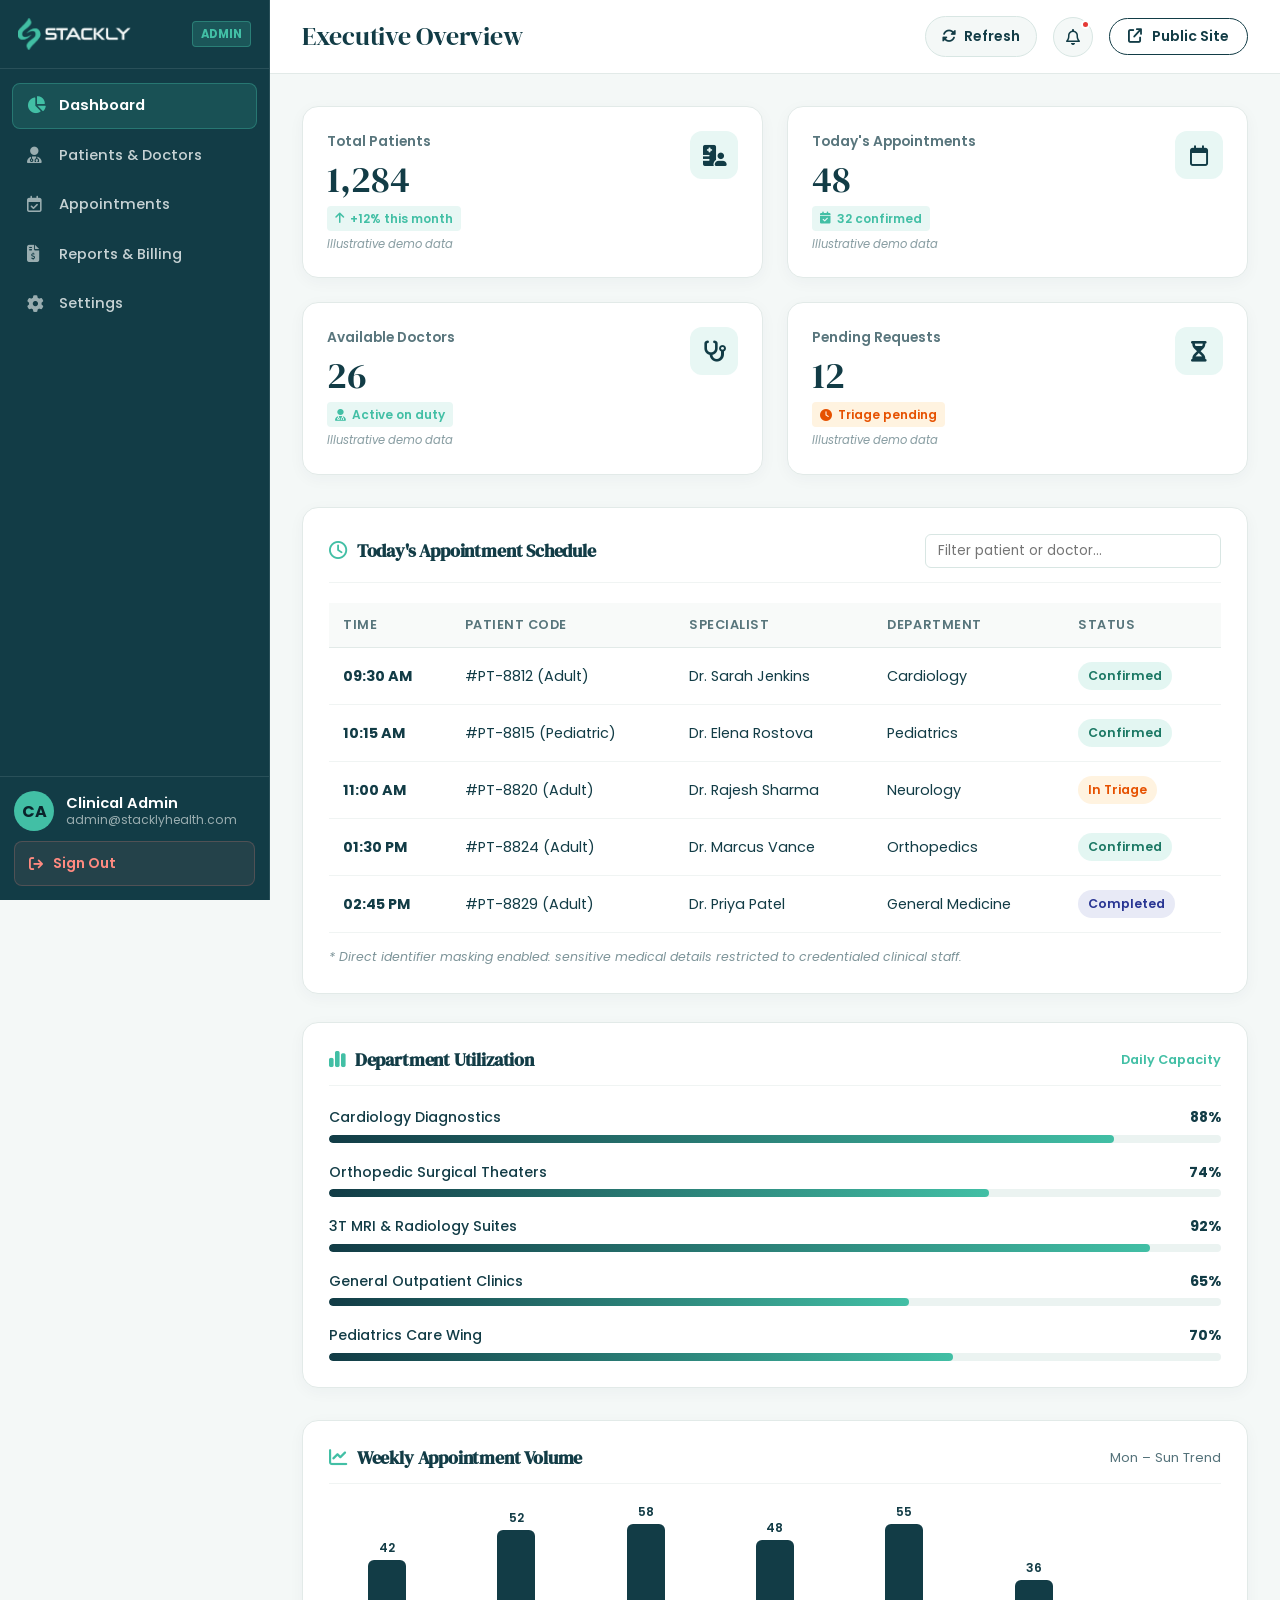
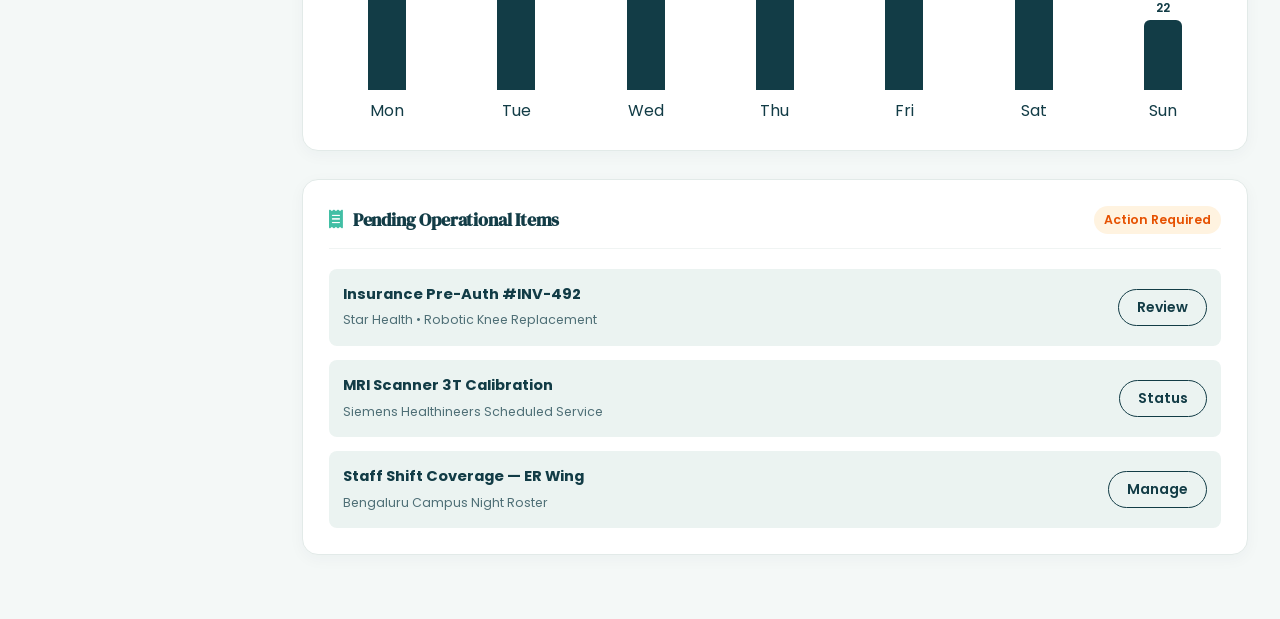
<file: AdminDashboard.html>
<!DOCTYPE html>
<html lang="en">
<head>
  <meta charset="UTF-8">
  <meta name="viewport" content="width=device-width, initial-scale=1.0">
  <title>Admin Executive Dashboard — STACKLY Healthcare</title>
  <meta name="description" content="STACKLY Healthcare administrative operations console. Real-time patient counts, appointments, physician schedules, and department utilization metrics.">
  
  <!-- Google Fonts: DM Serif Display & Poppins -->
  <link rel="preconnect" href="https://fonts.googleapis.com">
  <link rel="preconnect" href="https://fonts.gstatic.com" crossorigin>
  <link href="https://fonts.googleapis.com/css2?family=DM+Serif+Display:ital@0;1&family=Poppins:ital,wght@0,300;0,400;0,500;0,600;0,700;1,400&display=swap" rel="stylesheet">
  
  <!-- Font Awesome Icons -->
  <link rel="stylesheet" href="https://cdnjs.cloudflare.com/ajax/libs/font-awesome/6.5.1/css/all.min.css">
  
  <!-- Custom Stylesheets -->
  <link rel="stylesheet" href="css/style.css">
  <link rel="stylesheet" href="css/dashboard.css">
</head>
<body>

  <div class="dashboard-layout">
    <!-- =======================================================================
         DARK SIDEBAR — 5 MAIN MENUS
         1. Dashboard
         2. Patients & Doctors
         3. Appointments
         4. Reports & Billing
         5. Settings
         ======================================================================= -->
    <aside class="dashboard-sidebar" aria-label="Admin Navigation Sidebar">
      <div class="sidebar-header">
        <a href="AdminDashboard.html" class="sidebar-brand-link">
          <img src="Assets/Brand-logo-light.webp" alt="STACKLY" class="sidebar-logo">
        </a>
        <span class="sidebar-role-badge">Admin</span>
        <button class="sidebar-close-btn" aria-label="Close sidebar"><i class="fa-solid fa-xmark"></i></button>
      </div>

      <nav class="sidebar-nav">
        <!-- 1. Dashboard -->
        <a href="#dashboard" class="sidebar-nav-item active" data-tab="overview">
          <i class="fa-solid fa-chart-pie"></i>
          <span>Dashboard</span>
        </a>

        <!-- 2. Patients & Doctors -->
        <a href="#patients-doctors" class="sidebar-nav-item" data-tab="patients-doctors">
          <i class="fa-solid fa-user-doctor"></i>
          <span>Patients & Doctors</span>
        </a>

        <!-- 3. Appointments -->
        <a href="#appointments" class="sidebar-nav-item" data-tab="appointments">
          <i class="fa-regular fa-calendar-check"></i>
          <span>Appointments</span>
        </a>

        <!-- 4. Reports & Billing -->
        <a href="#reports-billing" class="sidebar-nav-item" data-tab="reports-billing">
          <i class="fa-solid fa-file-invoice-dollar"></i>
          <span>Reports & Billing</span>
        </a>

        <!-- 5. Settings -->
        <a href="#settings" class="sidebar-nav-item" data-tab="settings">
          <i class="fa-solid fa-gear"></i>
          <span>Settings</span>
        </a>
      </nav>

      <div class="sidebar-footer">
        <div class="sidebar-user-block">
          <div class="sidebar-user-avatar">AD</div>
          <div class="sidebar-user-details">
            <div class="sidebar-user-name">Clinical Admin</div>
            <div class="sidebar-user-email">admin@stacklyhealth.com</div>
          </div>
        </div>
        <a href="Login.html" class="sidebar-logout-btn">
          <i class="fa-solid fa-arrow-right-from-bracket"></i>
          <span>Sign Out</span>
        </a>
      </div>
    </aside>

    <!-- =======================================================================
         DASHBOARD MAIN CONTENT AREA
         ======================================================================= -->
    <main class="dashboard-main">
      <!-- Dashboard Top Header Bar -->
      <header class="dashboard-topbar">
        <div class="topbar-left">
          <button class="mobile-sidebar-toggle" aria-label="Open sidebar menu">
            <i class="fa-solid fa-bars"></i>
          </button>
          <div class="topbar-title-wrap">
            <h1 id="dashboard-page-title">Executive Overview</h1>
          </div>
        </div>

        <div class="topbar-right">
          <!-- Refresh Button with Spin Control -->
          <button type="button" class="refresh-btn" id="dashboard-refresh-btn">
            <i class="fa-solid fa-rotate"></i>
            <span>Refresh</span>
          </button>

          <!-- Notification Icon -->
          <div class="dashboard-btn-icon" title="Notifications">
            <i class="fa-regular fa-bell"></i>
            <span class="btn-icon-badge"></span>
          </div>

          <!-- Quick Return to Site -->
          <a href="index.html" class="btn btn-outline btn-sm" title="View Public Website">
            <i class="fa-solid fa-arrow-up-right-from-square"></i>
            <span>Public Site</span>
          </a>
        </div>
      </header>

      <div class="dashboard-content-area">
        <!-- ===================================================================
             TAB 1: EXECUTIVE DASHBOARD OVERVIEW
             =================================================================== -->
        <div class="dashboard-tab-panel" id="tab-overview" style="display: block;">
          <!-- 4 KPI CARDS (Demo Data clearly labeled) -->
          <div class="kpi-grid">
            <!-- Total Patients: 1,284 -->
            <div class="kpi-card">
              <div class="kpi-info">
                <span class="kpi-title">Total Patients</span>
                <span class="kpi-value">1,284</span>
                <span class="kpi-badge"><i class="fa-solid fa-arrow-up"></i> +12% this month</span>
                <span class="kpi-demo-notice">Illustrative demo data</span>
              </div>
              <div class="kpi-icon-box"><i class="fa-solid fa-hospital-user"></i></div>
            </div>

            <!-- Today's Appointments: 48 -->
            <div class="kpi-card">
              <div class="kpi-info">
                <span class="kpi-title">Today's Appointments</span>
                <span class="kpi-value">48</span>
                <span class="kpi-badge"><i class="fa-solid fa-calendar-check"></i> 32 confirmed</span>
                <span class="kpi-demo-notice">Illustrative demo data</span>
              </div>
              <div class="kpi-icon-box"><i class="fa-regular fa-calendar"></i></div>
            </div>

            <!-- Available Doctors: 26 -->
            <div class="kpi-card">
              <div class="kpi-info">
                <span class="kpi-title">Available Doctors</span>
                <span class="kpi-value">26</span>
                <span class="kpi-badge"><i class="fa-solid fa-user-doctor"></i> Active on duty</span>
                <span class="kpi-demo-notice">Illustrative demo data</span>
              </div>
              <div class="kpi-icon-box"><i class="fa-solid fa-stethoscope"></i></div>
            </div>

            <!-- Pending Requests: 12 -->
            <div class="kpi-card">
              <div class="kpi-info">
                <span class="kpi-title">Pending Requests</span>
                <span class="kpi-value">12</span>
                <span class="kpi-badge" style="color: #E65100; background: #FFF3E0;"><i class="fa-solid fa-clock"></i> Triage pending</span>
                <span class="kpi-demo-notice">Illustrative demo data</span>
              </div>
              <div class="kpi-icon-box"><i class="fa-solid fa-hourglass-half"></i></div>
            </div>
          </div>

          <!-- PANELS: Today's Schedule & Department Utilization -->
          <div class="dashboard-grid-2">
            <!-- Today's Appointment Schedule -->
            <div class="panel-card">
              <div class="panel-header">
                <h3 class="panel-title"><i class="fa-regular fa-clock"></i> Today's Appointment Schedule</h3>
                <input type="text" class="table-search-input" placeholder="Filter patient or doctor..." style="padding: 6px 12px; border-radius: 6px; border: 1px solid #D8E6E3; font-size: 0.85rem;">
              </div>

              <div class="data-table-wrapper">
                <table class="data-table">
                  <thead>
                    <tr>
                      <th>Time</th>
                      <th>Patient Code</th>
                      <th>Specialist</th>
                      <th>Department</th>
                      <th>Status</th>
                    </tr>
                  </thead>
                  <tbody>
                    <tr>
                      <td><strong>09:30 AM</strong></td>
                      <td>#PT-8812 (Adult)</td>
                      <td>Dr. Sarah Jenkins</td>
                      <td>Cardiology</td>
                      <td><span class="status-pill status-confirmed">Confirmed</span></td>
                    </tr>
                    <tr>
                      <td><strong>10:15 AM</strong></td>
                      <td>#PT-8815 (Pediatric)</td>
                      <td>Dr. Elena Rostova</td>
                      <td>Pediatrics</td>
                      <td><span class="status-pill status-confirmed">Confirmed</span></td>
                    </tr>
                    <tr>
                      <td><strong>11:00 AM</strong></td>
                      <td>#PT-8820 (Adult)</td>
                      <td>Dr. Rajesh Sharma</td>
                      <td>Neurology</td>
                      <td><span class="status-pill status-pending">In Triage</span></td>
                    </tr>
                    <tr>
                      <td><strong>01:30 PM</strong></td>
                      <td>#PT-8824 (Adult)</td>
                      <td>Dr. Marcus Vance</td>
                      <td>Orthopedics</td>
                      <td><span class="status-pill status-confirmed">Confirmed</span></td>
                    </tr>
                    <tr>
                      <td><strong>02:45 PM</strong></td>
                      <td>#PT-8829 (Adult)</td>
                      <td>Dr. Priya Patel</td>
                      <td>General Medicine</td>
                      <td><span class="status-pill status-completed">Completed</span></td>
                    </tr>
                  </tbody>
                </table>
              </div>
              <p style="font-size: 0.78rem; color: rgba(18,60,70,0.55); margin-top: 14px; font-style: italic;">
                * Direct identifier masking enabled: sensitive medical details restricted to credentialed clinical staff.
              </p>
            </div>

            <!-- Department Utilization -->
            <div class="panel-card">
              <div class="panel-header">
                <h3 class="panel-title"><i class="fa-solid fa-chart-simple"></i> Department Utilization</h3>
                <span style="font-size: 0.8rem; color: #42BFA5; font-weight: 600;">Daily Capacity</span>
              </div>

              <div class="utilization-list">
                <div class="util-item">
                  <div class="util-label-row">
                    <span>Cardiology Diagnostics</span>
                    <strong>88%</strong>
                  </div>
                  <div class="util-bar-bg"><div class="util-bar-fill" style="width: 88%;"></div></div>
                </div>

                <div class="util-item">
                  <div class="util-label-row">
                    <span>Orthopedic Surgical Theaters</span>
                    <strong>74%</strong>
                  </div>
                  <div class="util-bar-bg"><div class="util-bar-fill" style="width: 74%;"></div></div>
                </div>

                <div class="util-item">
                  <div class="util-label-row">
                    <span>3T MRI & Radiology Suites</span>
                    <strong>92%</strong>
                  </div>
                  <div class="util-bar-bg"><div class="util-bar-fill" style="width: 92%;"></div></div>
                </div>

                <div class="util-item">
                  <div class="util-label-row">
                    <span>General Outpatient Clinics</span>
                    <strong>65%</strong>
                  </div>
                  <div class="util-bar-bg"><div class="util-bar-fill" style="width: 65%;"></div></div>
                </div>

                <div class="util-item">
                  <div class="util-label-row">
                    <span>Pediatrics Care Wing</span>
                    <strong>70%</strong>
                  </div>
                  <div class="util-bar-bg"><div class="util-bar-fill" style="width: 70%;"></div></div>
                </div>
              </div>
            </div>
          </div>

          <!-- PANELS: Weekly Appointment Trend Chart & Pending Billing Items -->
          <div class="dashboard-grid-2">
            <!-- Appointment Trend Chart -->
            <div class="panel-card">
              <div class="panel-header">
                <h3 class="panel-title"><i class="fa-solid fa-chart-line"></i> Weekly Appointment Volume</h3>
                <span style="font-size: 0.82rem; color: var(--primary-muted);">Mon – Sun Trend</span>
              </div>

              <div class="chart-container">
                <div class="chart-bar-group">
                  <div class="chart-bar" style="height: 65%;"><span class="chart-bar-val">42</span></div>
                  <span class="chart-label">Mon</span>
                </div>
                <div class="chart-bar-group">
                  <div class="chart-bar" style="height: 80%;"><span class="chart-bar-val">52</span></div>
                  <span class="chart-label">Tue</span>
                </div>
                <div class="chart-bar-group">
                  <div class="chart-bar" style="height: 90%;"><span class="chart-bar-val">58</span></div>
                  <span class="chart-label">Wed</span>
                </div>
                <div class="chart-bar-group">
                  <div class="chart-bar" style="height: 75%;"><span class="chart-bar-val">48</span></div>
                  <span class="chart-label">Thu</span>
                </div>
                <div class="chart-bar-group">
                  <div class="chart-bar" style="height: 85%;"><span class="chart-bar-val">55</span></div>
                  <span class="chart-label">Fri</span>
                </div>
                <div class="chart-bar-group">
                  <div class="chart-bar" style="height: 55%;"><span class="chart-bar-val">36</span></div>
                  <span class="chart-label">Sat</span>
                </div>
                <div class="chart-bar-group">
                  <div class="chart-bar" style="height: 35%;"><span class="chart-bar-val">22</span></div>
                  <span class="chart-label">Sun</span>
                </div>
              </div>
            </div>

            <!-- Pending Billing Items & Operational Alerts -->
            <div class="panel-card">
              <div class="panel-header">
                <h3 class="panel-title"><i class="fa-solid fa-receipt"></i> Pending Operational Items</h3>
                <span class="status-pill status-pending">Action Required</span>
              </div>

              <div style="display: flex; flex-direction: column; gap: 14px;">
                <div style="background: var(--surface-alt); padding: 14px; border-radius: 8px; display: flex; justify-content: space-between; align-items: center;">
                  <div>
                    <strong style="font-size: 0.92rem; display: block;">Insurance Pre-Auth #INV-492</strong>
                    <span style="font-size: 0.78rem; color: var(--primary-muted);">Star Health • Robotic Knee Replacement</span>
                  </div>
                  <button type="button" class="btn btn-outline btn-sm" onclick="showToast('Pre-auth verified', 'fa-check')">Review</button>
                </div>

                <div style="background: var(--surface-alt); padding: 14px; border-radius: 8px; display: flex; justify-content: space-between; align-items: center;">
                  <div>
                    <strong style="font-size: 0.92rem; display: block;">MRI Scanner 3T Calibration</strong>
                    <span style="font-size: 0.78rem; color: var(--primary-muted);">Siemens Healthineers Scheduled Service</span>
                  </div>
                  <button type="button" class="btn btn-outline btn-sm" onclick="showToast('Calibration acknowledged', 'fa-check')">Status</button>
                </div>

                <div style="background: var(--surface-alt); padding: 14px; border-radius: 8px; display: flex; justify-content: space-between; align-items: center;">
                  <div>
                    <strong style="font-size: 0.92rem; display: block;">Staff Shift Coverage — ER Wing</strong>
                    <span style="font-size: 0.78rem; color: var(--primary-muted);">Bengaluru Campus Night Roster</span>
                  </div>
                  <button type="button" class="btn btn-outline btn-sm" onclick="showToast('Roster updated', 'fa-check')">Manage</button>
                </div>
              </div>
            </div>
          </div>
        </div>

        <!-- ===================================================================
             TAB 2: PATIENTS & DOCTORS
             =================================================================== -->
        <div class="dashboard-tab-panel" id="tab-patients-doctors" style="display: none;">
          <div class="panel-card" style="margin-bottom: 28px;">
            <div class="panel-header">
              <h3 class="panel-title"><i class="fa-solid fa-user-doctor"></i> Active Medical Faculty Roster</h3>
              <a href="Doctors.html" class="btn btn-primary btn-sm">Add New Specialist</a>
            </div>
            <div class="data-table-wrapper">
              <table class="data-table">
                <thead>
                  <tr>
                    <th>Doctor Name</th>
                    <th>Department</th>
                    <th>Qualifications</th>
                    <th>Weekly Availability</th>
                    <th>Status</th>
                  </tr>
                </thead>
                <tbody>
                  <tr>
                    <td><strong>Dr. Sarah Jenkins</strong></td>
                    <td>Cardiology</td>
                    <td>MD, FACC, Harvard</td>
                    <td>Mon - Thu (09:00 - 14:00)</td>
                    <td><span class="status-pill status-confirmed">Active</span></td>
                  </tr>
                  <tr>
                    <td><strong>Dr. Rajesh Sharma</strong></td>
                    <td>Neurology</td>
                    <td>MBBS, MS, MCh, AIIMS</td>
                    <td>Mon, Wed, Fri (10:00 - 16:00)</td>
                    <td><span class="status-pill status-confirmed">Active</span></td>
                  </tr>
                  <tr>
                    <td><strong>Dr. Marcus Vance</strong></td>
                    <td>Orthopedics</td>
                    <td>MD, FRCS, Johns Hopkins</td>
                    <td>Tue, Thu, Sat (08:30 - 13:30)</td>
                    <td><span class="status-pill status-confirmed">Active</span></td>
                  </tr>
                  <tr>
                    <td><strong>Dr. Elena Rostova</strong></td>
                    <td>Pediatrics</td>
                    <td>MD, FAAP, King's College</td>
                    <td>Mon - Fri (09:00 - 15:00)</td>
                    <td><span class="status-pill status-confirmed">Active</span></td>
                  </tr>
                  <tr>
                    <td><strong>Dr. Priya Patel</strong></td>
                    <td>General Medicine</td>
                    <td>MD, MRCP (UK)</td>
                    <td>Daily (08:00 - 14:00)</td>
                    <td><span class="status-pill status-confirmed">Active</span></td>
                  </tr>
                </tbody>
              </table>
            </div>
          </div>
        </div>

        <!-- ===================================================================
             TAB 3: APPOINTMENTS
             =================================================================== -->
        <div class="dashboard-tab-panel" id="tab-appointments" style="display: none;">
          <div class="panel-card">
            <div class="panel-header">
              <h3 class="panel-title"><i class="fa-regular fa-calendar-check"></i> Master Appointment Queue</h3>
              <a href="appointments.html" class="btn btn-primary btn-sm">Schedule New Visit</a>
            </div>
            <div class="data-table-wrapper">
              <table class="data-table">
                <thead>
                  <tr>
                    <th>Ref ID</th>
                    <th>Patient Identifier</th>
                    <th>Attending Doctor</th>
                    <th>Scheduled Slot</th>
                    <th>Mode</th>
                    <th>Status</th>
                  </tr>
                </thead>
                <tbody>
                  <tr>
                    <td>#STK-9018</td>
                    <td>Patient PT-104</td>
                    <td>Dr. Sarah Jenkins</td>
                    <td>Today, 09:30 AM</td>
                    <td>In-Clinic</td>
                    <td><span class="status-pill status-confirmed">Confirmed</span></td>
                  </tr>
                  <tr>
                    <td>#STK-9019</td>
                    <td>Patient PT-105</td>
                    <td>Dr. Elena Rostova</td>
                    <td>Today, 10:15 AM</td>
                    <td>In-Clinic</td>
                    <td><span class="status-pill status-confirmed">Confirmed</span></td>
                  </tr>
                  <tr>
                    <td>#STK-9020</td>
                    <td>Patient PT-106</td>
                    <td>Dr. Priya Patel</td>
                    <td>Today, 11:30 AM</td>
                    <td>Telehealth</td>
                    <td><span class="status-pill status-pending">Pending</span></td>
                  </tr>
                  <tr>
                    <td>#STK-9021</td>
                    <td>Patient PT-107</td>
                    <td>Dr. Marcus Vance</td>
                    <td>Tomorrow, 09:00 AM</td>
                    <td>In-Clinic</td>
                    <td><span class="status-pill status-confirmed">Confirmed</span></td>
                  </tr>
                </tbody>
              </table>
            </div>
          </div>
        </div>

        <!-- ===================================================================
             TAB 4: REPORTS & BILLING
             =================================================================== -->
        <div class="dashboard-tab-panel" id="tab-reports-billing" style="display: none;">
          <div class="panel-card">
            <div class="panel-header">
              <h3 class="panel-title"><i class="fa-solid fa-file-invoice-dollar"></i> Operational Reports & Billing Overview</h3>
              <button class="btn btn-outline btn-sm" onclick="showToast('Exporting billing CSV...', 'fa-file-excel')">Export Statement</button>
            </div>
            <div class="data-table-wrapper">
              <table class="data-table">
                <thead>
                  <tr>
                    <th>Invoice #</th>
                    <th>Category</th>
                    <th>Billing Entity</th>
                    <th>Amount</th>
                    <th>Payment Status</th>
                  </tr>
                </thead>
                <tbody>
                  <tr>
                    <td>INV-2026-081</td>
                    <td>Cardiology Stent Procedure</td>
                    <td>TPA Insurer Settled</td>
                    <td>₹1,85,000</td>
                    <td><span class="status-pill status-completed">Paid</span></td>
                  </tr>
                  <tr>
                    <td>INV-2026-082</td>
                    <td>Executive Health Package</td>
                    <td>Self-Pay Digital</td>
                    <td>₹14,500</td>
                    <td><span class="status-pill status-completed">Paid</span></td>
                  </tr>
                  <tr>
                    <td>INV-2026-083</td>
                    <td>3T MRI Brain Contrast</td>
                    <td>Corporate Health Card</td>
                    <td>₹11,200</td>
                    <td><span class="status-pill status-pending">Pending</span></td>
                  </tr>
                </tbody>
              </table>
            </div>
          </div>
        </div>

        <!-- ===================================================================
             TAB 5: SETTINGS
             =================================================================== -->
        <div class="dashboard-tab-panel" id="tab-settings" style="display: none;">
          <div class="panel-card" style="max-width: 680px;">
            <div class="panel-header">
              <h3 class="panel-title"><i class="fa-solid fa-gear"></i> System Preferences & Security</h3>
            </div>
            <form onsubmit="event.preventDefault(); showToast('Settings saved successfully.', 'fa-check');">
              <div class="form-group">
                <label class="form-label">Administrator Display Name</label>
                <input type="text" class="form-input" id="admin-display-name" value="Clinical Admin" required>
              </div>
              <div class="form-group">
                <label class="form-label">Notification Email Alerts</label>
                <input type="email" class="form-input" id="admin-email-alerts" value="admin@stacklyhealth.com" required>
              </div>
              <div class="form-group">
                <label class="form-label">Data Privacy Level</label>
                <select class="form-select">
                  <option selected>Strict Healthcare Compliance (Mask Identifiers)</option>
                  <option>Standard Clinical Access</option>
                </select>
              </div>
              <button type="submit" class="btn btn-primary" style="margin-top: 14px;">Save Configuration</button>
            </form>
          </div>
        </div>
      </div>
    </main>
  </div>

  <!-- Toast Notice Container -->
  <div class="toast-notice" id="toast-notice"></div>

  <!-- Scripts -->
  <script src="https://cdnjs.cloudflare.com/ajax/libs/gsap/3.12.5/gsap.min.js"></script>
  <script src="js/dashboard.js"></script>
  <script>
    function showToast(msg, icon = 'fa-check') {
      const toast = document.getElementById('toast-notice');
      if (!toast) return;
      toast.innerHTML = `<i class="fa-solid ${icon}"></i> <span>${msg}</span>`;
      toast.classList.add('show');
      setTimeout(() => { toast.classList.remove('show'); }, 3500);
    }
  </script>
</body>
</html>
</file>
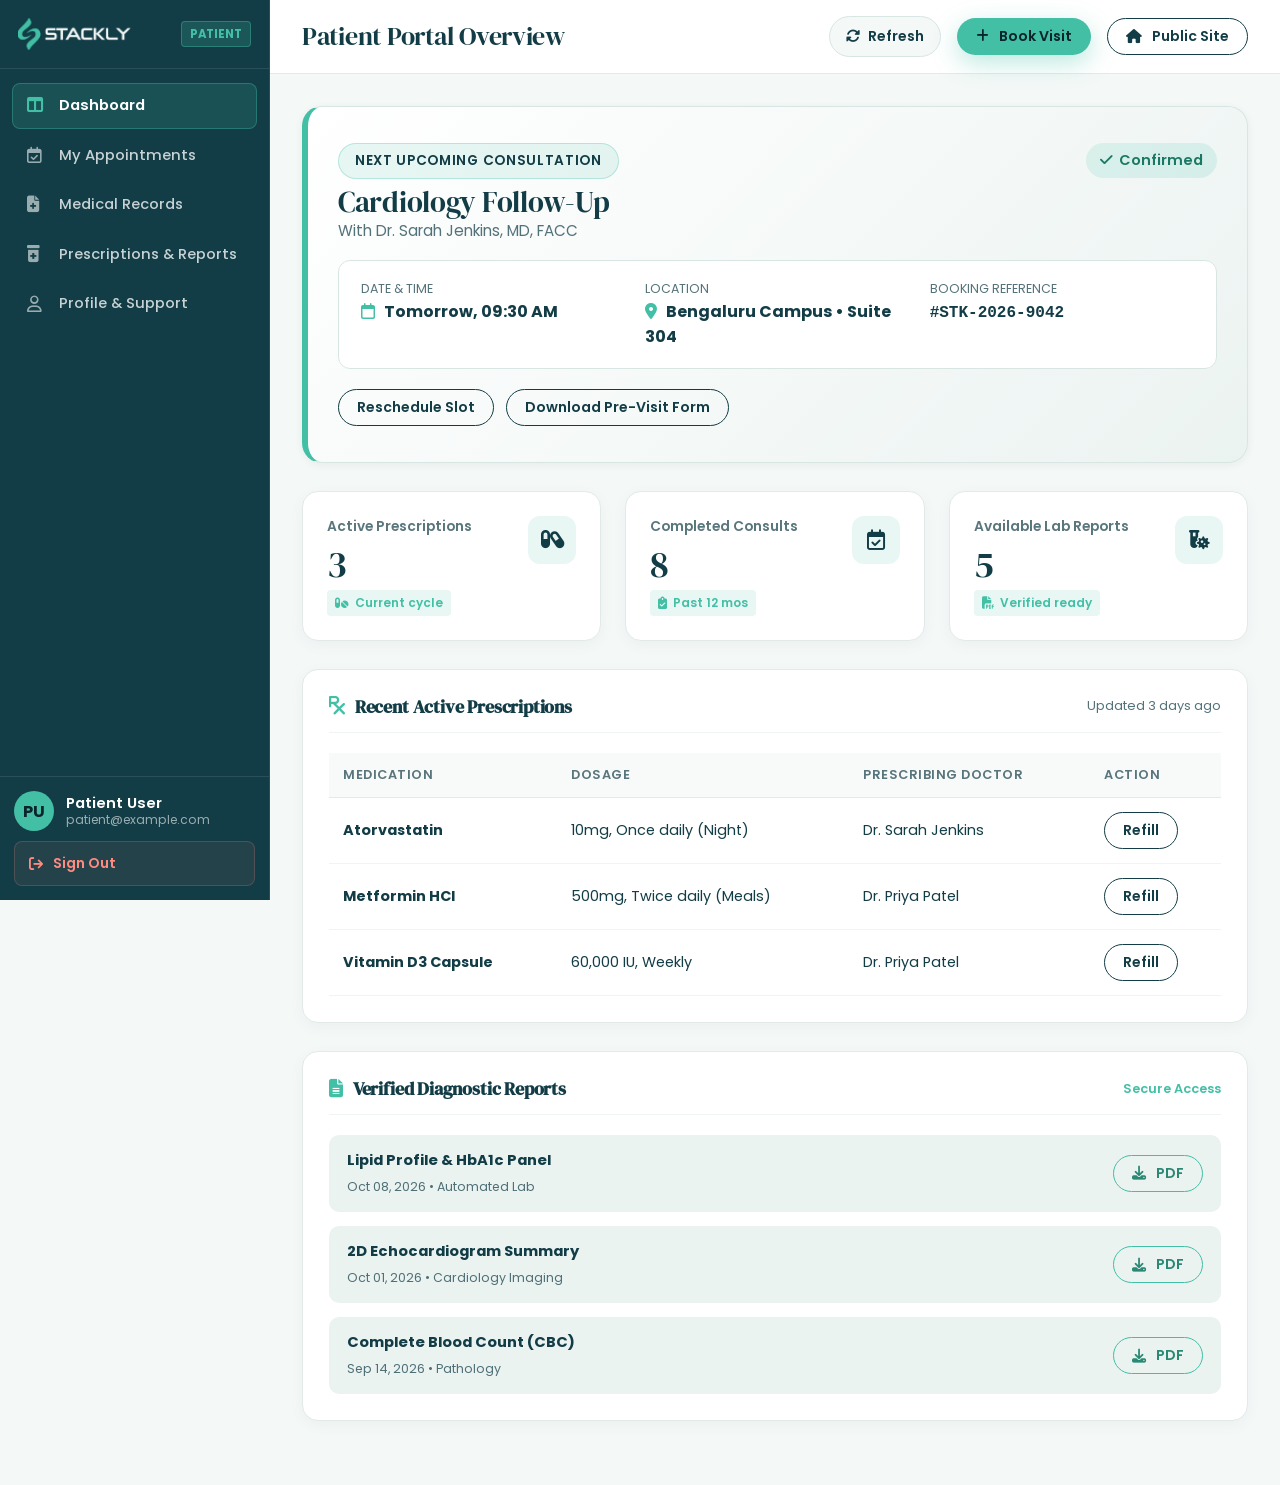
<file: ClientDashboard.html>
<!DOCTYPE html>
<html lang="en">
<head>
  <meta charset="UTF-8">
  <meta name="viewport" content="width=device-width, initial-scale=1.0">
  <title>Patient Portal Dashboard — STACKLY Healthcare</title>
  <meta name="description" content="STACKLY Healthcare Patient Portal. Track upcoming appointments, view medical lab reports, review digital prescriptions, and manage care preferences.">
  
  <!-- Google Fonts: DM Serif Display & Poppins -->
  <link rel="preconnect" href="https://fonts.googleapis.com">
  <link rel="preconnect" href="https://fonts.gstatic.com" crossorigin>
  <link href="https://fonts.googleapis.com/css2?family=DM+Serif+Display:ital@0;1&family=Poppins:ital,wght@0,300;0,400;0,500;0,600;0,700;1,400&display=swap" rel="stylesheet">
  
  <!-- Font Awesome Icons -->
  <link rel="stylesheet" href="https://cdnjs.cloudflare.com/ajax/libs/font-awesome/6.5.1/css/all.min.css">
  
  <!-- Custom Stylesheets -->
  <link rel="stylesheet" href="css/style.css">
  <link rel="stylesheet" href="css/dashboard.css">
</head>
<body>

  <div class="dashboard-layout">
    <!-- =======================================================================
         PATIENT PORTAL SIDEBAR — 5 MENUS
         1. Dashboard
         2. My Appointments
         3. Medical Records
         4. Prescriptions & Reports
         5. Profile & Support
         ======================================================================= -->
    <aside class="dashboard-sidebar" aria-label="Patient Navigation Sidebar">
      <div class="sidebar-header">
        <a href="ClientDashboard.html" class="sidebar-brand-link">
          <img src="Assets/Brand-logo-light.webp" alt="STACKLY" class="sidebar-logo">
        </a>
        <span class="sidebar-role-badge">Patient</span>
        <button class="sidebar-close-btn" aria-label="Close sidebar"><i class="fa-solid fa-xmark"></i></button>
      </div>

      <nav class="sidebar-nav">
        <!-- 1. Dashboard -->
        <a href="#dashboard" class="sidebar-nav-item active" data-tab="overview">
          <i class="fa-solid fa-table-columns"></i>
          <span>Dashboard</span>
        </a>

        <!-- 2. My Appointments -->
        <a href="#appointments" class="sidebar-nav-item" data-tab="appointments">
          <i class="fa-regular fa-calendar-check"></i>
          <span>My Appointments</span>
        </a>

        <!-- 3. Medical Records -->
        <a href="#records" class="sidebar-nav-item" data-tab="records">
          <i class="fa-solid fa-file-medical"></i>
          <span>Medical Records</span>
        </a>

        <!-- 4. Prescriptions & Reports -->
        <a href="#prescriptions" class="sidebar-nav-item" data-tab="prescriptions">
          <i class="fa-solid fa-prescription-bottle-medical"></i>
          <span>Prescriptions & Reports</span>
        </a>

        <!-- 5. Profile & Support -->
        <a href="#profile" class="sidebar-nav-item" data-tab="profile">
          <i class="fa-regular fa-user"></i>
          <span>Profile & Support</span>
        </a>
      </nav>

      <div class="sidebar-footer">
        <div class="sidebar-user-block">
          <div class="sidebar-user-avatar">PT</div>
          <div class="sidebar-user-details">
            <div class="sidebar-user-name" id="patient-greeting-name">Patient User</div>
            <div class="sidebar-user-email">patient@example.com</div>
          </div>
        </div>
        <a href="Login.html" class="sidebar-logout-btn">
          <i class="fa-solid fa-arrow-right-from-bracket"></i>
          <span>Sign Out</span>
        </a>
      </div>
    </aside>

    <!-- =======================================================================
         MAIN PORTAL CONTENT AREA
         ======================================================================= -->
    <main class="dashboard-main">
      <header class="dashboard-topbar">
        <div class="topbar-left">
          <button class="mobile-sidebar-toggle" aria-label="Open sidebar menu">
            <i class="fa-solid fa-bars"></i>
          </button>
          <div class="topbar-title-wrap">
            <h1 id="dashboard-page-title">Patient Portal Overview</h1>
          </div>
        </div>

        <div class="topbar-right">
          <button type="button" class="refresh-btn" id="dashboard-refresh-btn">
            <i class="fa-solid fa-rotate"></i>
            <span>Refresh</span>
          </button>

          <a href="appointments.html" class="btn btn-primary btn-sm">
            <i class="fa-solid fa-plus"></i>
            <span>Book Visit</span>
          </a>

          <a href="index.html" class="btn btn-outline btn-sm">
            <i class="fa-solid fa-house"></i>
            <span>Public Site</span>
          </a>
        </div>
      </header>

      <div class="dashboard-content-area">
        <!-- ===================================================================
             TAB 1: PATIENT OVERVIEW
             Next appointment, Doctor details, Recent prescriptions, Available reports
             =================================================================== -->
        <div class="dashboard-tab-panel" id="tab-overview" style="display: block;">
          <!-- NEXT APPOINTMENT HIGHLIGHT CARD -->
          <div class="card" style="margin-bottom: 28px; background: linear-gradient(135deg, #FFFFFF 0%, #EBF3F1 100%); border-left: 6px solid var(--accent);">
            <div style="display: flex; justify-content: space-between; align-items: flex-start; flex-wrap: wrap; gap: 16px; margin-bottom: 16px;">
              <div>
                <span class="badge-tag" style="margin-bottom: 6px;">Next Upcoming Consultation</span>
                <h2 style="font-family: var(--font-heading); font-size: 1.8rem; color: var(--primary);">Cardiology Follow-Up</h2>
                <p style="color: var(--primary-muted); font-size: 0.95rem;">With Dr. Sarah Jenkins, MD, FACC</p>
              </div>
              <div>
                <span class="status-pill status-confirmed" style="font-size: 0.9rem; padding: 6px 14px;">
                  <i class="fa-solid fa-check" style="margin-right: 6px;"></i> Confirmed
                </span>
              </div>
            </div>

            <div style="display: grid; grid-template-columns: repeat(3, 1fr); gap: 20px; background: #FFFFFF; padding: 18px 22px; border-radius: 12px; border: 1px solid var(--surface-border); margin-bottom: 20px;">
              <div>
                <span style="font-size: 0.78rem; color: var(--primary-muted); display: block;">DATE & TIME</span>
                <strong style="color: var(--primary); font-size: 1rem;"><i class="fa-regular fa-calendar" style="color: var(--accent); margin-right: 6px;"></i> Tomorrow, 09:30 AM</strong>
              </div>
              <div>
                <span style="font-size: 0.78rem; color: var(--primary-muted); display: block;">LOCATION</span>
                <strong style="color: var(--primary); font-size: 1rem;"><i class="fa-solid fa-location-dot" style="color: var(--accent); margin-right: 6px;"></i> Bengaluru Campus • Suite 304</strong>
              </div>
              <div>
                <span style="font-size: 0.78rem; color: var(--primary-muted); display: block;">BOOKING REFERENCE</span>
                <strong style="color: var(--primary); font-size: 1rem; font-family: monospace;">#STK-2026-9042</strong>
              </div>
            </div>

            <div style="display: flex; gap: 12px; flex-wrap: wrap;">
              <a href="appointments.html" class="btn btn-outline btn-sm">Reschedule Slot</a>
              <button type="button" class="btn btn-outline btn-sm" onclick="showToast('Appointment instructions sent to email.', 'fa-envelope')">Download Pre-Visit Form</button>
            </div>
          </div>

          <!-- SUMMARY KPI CARDS -->
          <div class="kpi-grid" style="grid-template-columns: repeat(3, 1fr); margin-bottom: 28px;">
            <div class="kpi-card">
              <div class="kpi-info">
                <span class="kpi-title">Active Prescriptions</span>
                <span class="kpi-value">3</span>
                <span class="kpi-badge"><i class="fa-solid fa-pills"></i> Current cycle</span>
              </div>
              <div class="kpi-icon-box"><i class="fa-solid fa-capsules"></i></div>
            </div>

            <div class="kpi-card">
              <div class="kpi-info">
                <span class="kpi-title">Completed Consults</span>
                <span class="kpi-value">8</span>
                <span class="kpi-badge"><i class="fa-solid fa-clipboard-check"></i> Past 12 mos</span>
              </div>
              <div class="kpi-icon-box"><i class="fa-regular fa-calendar-check"></i></div>
            </div>

            <div class="kpi-card">
              <div class="kpi-info">
                <span class="kpi-title">Available Lab Reports</span>
                <span class="kpi-value">5</span>
                <span class="kpi-badge"><i class="fa-solid fa-file-pdf"></i> Verified ready</span>
              </div>
              <div class="kpi-icon-box"><i class="fa-solid fa-vial-virus"></i></div>
            </div>
          </div>

          <!-- PANELS: Recent Prescriptions & Available Reports -->
          <div class="dashboard-grid-2">
            <!-- Recent Prescriptions -->
            <div class="panel-card">
              <div class="panel-header">
                <h3 class="panel-title"><i class="fa-solid fa-prescription"></i> Recent Active Prescriptions</h3>
                <span style="font-size: 0.8rem; color: var(--primary-muted);">Updated 3 days ago</span>
              </div>

              <div class="data-table-wrapper">
                <table class="data-table">
                  <thead>
                    <tr>
                      <th>Medication</th>
                      <th>Dosage</th>
                      <th>Prescribing Doctor</th>
                      <th>Action</th>
                    </tr>
                  </thead>
                  <tbody>
                    <tr>
                      <td><strong>Atorvastatin</strong></td>
                      <td>10mg, Once daily (Night)</td>
                      <td>Dr. Sarah Jenkins</td>
                      <td><button class="btn btn-outline btn-sm" onclick="showToast('Refill request logged with pharmacy.', 'fa-check')">Refill</button></td>
                    </tr>
                    <tr>
                      <td><strong>Metformin HCl</strong></td>
                      <td>500mg, Twice daily (Meals)</td>
                      <td>Dr. Priya Patel</td>
                      <td><button class="btn btn-outline btn-sm" onclick="showToast('Refill request logged with pharmacy.', 'fa-check')">Refill</button></td>
                    </tr>
                    <tr>
                      <td><strong>Vitamin D3 Capsule</strong></td>
                      <td>60,000 IU, Weekly</td>
                      <td>Dr. Priya Patel</td>
                      <td><button class="btn btn-outline btn-sm" onclick="showToast('Refill request logged with pharmacy.', 'fa-check')">Refill</button></td>
                    </tr>
                  </tbody>
                </table>
              </div>
            </div>

            <!-- Available Reports -->
            <div class="panel-card">
              <div class="panel-header">
                <h3 class="panel-title"><i class="fa-solid fa-file-lines"></i> Verified Diagnostic Reports</h3>
                <span style="font-size: 0.8rem; color: #42BFA5; font-weight: 600;">Secure Access</span>
              </div>

              <div style="display: flex; flex-direction: column; gap: 14px;">
                <div style="background: var(--surface-alt); padding: 14px 18px; border-radius: 10px; display: flex; justify-content: space-between; align-items: center;">
                  <div>
                    <strong style="font-size: 0.92rem; display: block;">Lipid Profile & HbA1c Panel</strong>
                    <span style="font-size: 0.78rem; color: var(--primary-muted);">Oct 08, 2026 • Automated Lab</span>
                  </div>
                  <button class="btn btn-outline-accent btn-sm" onclick="showToast('Downloading verified PDF report...', 'fa-file-pdf')">
                    <i class="fa-solid fa-download"></i> PDF
                  </button>
                </div>

                <div style="background: var(--surface-alt); padding: 14px 18px; border-radius: 10px; display: flex; justify-content: space-between; align-items: center;">
                  <div>
                    <strong style="font-size: 0.92rem; display: block;">2D Echocardiogram Summary</strong>
                    <span style="font-size: 0.78rem; color: var(--primary-muted);">Oct 01, 2026 • Cardiology Imaging</span>
                  </div>
                  <button class="btn btn-outline-accent btn-sm" onclick="showToast('Downloading verified PDF report...', 'fa-file-pdf')">
                    <i class="fa-solid fa-download"></i> PDF
                  </button>
                </div>

                <div style="background: var(--surface-alt); padding: 14px 18px; border-radius: 10px; display: flex; justify-content: space-between; align-items: center;">
                  <div>
                    <strong style="font-size: 0.92rem; display: block;">Complete Blood Count (CBC)</strong>
                    <span style="font-size: 0.78rem; color: var(--primary-muted);">Sep 14, 2026 • Pathology</span>
                  </div>
                  <button class="btn btn-outline-accent btn-sm" onclick="showToast('Downloading verified PDF report...', 'fa-file-pdf')">
                    <i class="fa-solid fa-download"></i> PDF
                  </button>
                </div>
              </div>
            </div>
          </div>
        </div>

        <!-- ===================================================================
             TAB 2: MY APPOINTMENTS
             =================================================================== -->
        <div class="dashboard-tab-panel" id="tab-appointments" style="display: none;">
          <div class="panel-card">
            <div class="panel-header">
              <h3 class="panel-title"><i class="fa-regular fa-calendar-check"></i> Complete Appointment History</h3>
              <a href="appointments.html" class="btn btn-primary btn-sm">Schedule New Visit</a>
            </div>
            <div class="data-table-wrapper">
              <table class="data-table">
                <thead>
                  <tr>
                    <th>Ref ID</th>
                    <th>Specialist Doctor</th>
                    <th>Department</th>
                    <th>Appointment Date</th>
                    <th>Type</th>
                    <th>Status</th>
                  </tr>
                </thead>
                <tbody>
                  <tr>
                    <td>#STK-2026-9042</td>
                    <td>Dr. Sarah Jenkins</td>
                    <td>Cardiology</td>
                    <td>Tomorrow, 09:30 AM</td>
                    <td>In-Clinic</td>
                    <td><span class="status-pill status-confirmed">Confirmed</span></td>
                  </tr>
                  <tr>
                    <td>#STK-2026-8812</td>
                    <td>Dr. Priya Patel</td>
                    <td>General Medicine</td>
                    <td>Oct 08, 2026</td>
                    <td>In-Clinic</td>
                    <td><span class="status-pill status-completed">Completed</span></td>
                  </tr>
                  <tr>
                    <td>#STK-2026-7940</td>
                    <td>Dr. Marcus Vance</td>
                    <td>Orthopedics</td>
                    <td>Aug 22, 2026</td>
                    <td>In-Clinic</td>
                    <td><span class="status-pill status-completed">Completed</span></td>
                  </tr>
                  <tr>
                    <td>#STK-2026-6410</td>
                    <td>Dr. David Kim</td>
                    <td>Diagnostics</td>
                    <td>Jul 10, 2026</td>
                    <td>Lab Visit</td>
                    <td><span class="status-pill status-completed">Completed</span></td>
                  </tr>
                </tbody>
              </table>
            </div>
          </div>
        </div>

        <!-- ===================================================================
             TAB 3: MEDICAL RECORDS
             =================================================================== -->
        <div class="dashboard-tab-panel" id="tab-records" style="display: none;">
          <div class="panel-card">
            <div class="panel-header">
              <h3 class="panel-title"><i class="fa-solid fa-file-medical"></i> Clinical Records & Notes</h3>
              <button class="btn btn-outline btn-sm" onclick="showToast('Exporting encrypted summary...', 'fa-file-shield')">Export Complete Health Record</button>
            </div>
            <p style="font-size: 0.9rem; color: var(--primary-muted); margin-bottom: 20px;">
              Notice: Medical records are cryptographically secured and strictly synchronized from clinical consultation notes. No sensitive health records are stored in browser localStorage.
            </p>
            <div style="display: flex; flex-direction: column; gap: 16px;">
              <div style="background: var(--surface-alt); padding: 18px; border-radius: 12px;">
                <div style="display: flex; justify-content: space-between; margin-bottom: 8px;">
                  <strong style="color: var(--primary); font-size: 1rem;">Annual Health Evaluation — Dr. Priya Patel</strong>
                  <span style="font-size: 0.8rem; color: var(--primary-muted);">Oct 08, 2026</span>
                </div>
                <p style="font-size: 0.9rem; color: var(--primary-muted); line-height: 1.6;">
                  Patient evaluated for routine checkup. Vitals within expected baseline. Fasting glucose well controlled. Recommended continuing current low-sodium diet and walking 30 minutes daily.
                </p>
              </div>

              <div style="background: var(--surface-alt); padding: 18px; border-radius: 12px;">
                <div style="display: flex; justify-content: space-between; margin-bottom: 8px;">
                  <strong style="color: var(--primary); font-size: 1rem;">Orthopedic Knee Joint Assessment — Dr. Marcus Vance</strong>
                  <span style="font-size: 0.8rem; color: var(--primary-muted);">Aug 22, 2026</span>
                </div>
                <p style="font-size: 0.9rem; color: var(--primary-muted); line-height: 1.6;">
                  Mild patellofemoral strain noted. No ligamentous tear on clinical testing. Recommended targeted quadriceps physical therapy protocol for 4 weeks.
                </p>
              </div>
            </div>
          </div>
        </div>

        <!-- ===================================================================
             TAB 4: PRESCRIPTIONS & REPORTS
             =================================================================== -->
        <div class="dashboard-tab-panel" id="tab-prescriptions" style="display: none;">
          <div class="panel-card">
            <div class="panel-header">
              <h3 class="panel-title"><i class="fa-solid fa-prescription-bottle-medical"></i> Official Prescriptions & Lab Results</h3>
              <button class="btn btn-primary btn-sm" onclick="showToast('Pharmacy delivery requested.', 'fa-truck-medical')">Order Delivery to Home</button>
            </div>
            <div class="data-table-wrapper">
              <table class="data-table">
                <thead>
                  <tr>
                    <th>Document Date</th>
                    <th>Title</th>
                    <th>Issuing Department</th>
                    <th>Doctor</th>
                    <th>Download</th>
                  </tr>
                </thead>
                <tbody>
                  <tr>
                    <td>Oct 08, 2026</td>
                    <td>Lipid & Metabolic Profile</td>
                    <td>Clinical Biochemistry</td>
                    <td>Dr. David Kim</td>
                    <td><button class="btn btn-outline btn-sm" onclick="showToast('Downloading PDF...', 'fa-file-pdf')"><i class="fa-solid fa-file-pdf"></i> View PDF</button></td>
                  </tr>
                  <tr>
                    <td>Oct 08, 2026</td>
                    <td>Cardiology Electronic Rx</td>
                    <td>Cardiology Outpatient</td>
                    <td>Dr. Sarah Jenkins</td>
                    <td><button class="btn btn-outline btn-sm" onclick="showToast('Downloading PDF...', 'fa-file-pdf')"><i class="fa-solid fa-file-pdf"></i> View PDF</button></td>
                  </tr>
                  <tr>
                    <td>Oct 01, 2026</td>
                    <td>Echocardiography Report</td>
                    <td>Non-Invasive Cardiology</td>
                    <td>Dr. Sarah Jenkins</td>
                    <td><button class="btn btn-outline btn-sm" onclick="showToast('Downloading PDF...', 'fa-file-pdf')"><i class="fa-solid fa-file-pdf"></i> View PDF</button></td>
                  </tr>
                </tbody>
              </table>
            </div>
          </div>
        </div>

        <!-- ===================================================================
             TAB 5: PROFILE & SUPPORT
             =================================================================== -->
        <div class="dashboard-tab-panel" id="tab-profile" style="display: none;">
          <div class="panel-card" style="max-width: 680px;">
            <div class="panel-header">
              <h3 class="panel-title"><i class="fa-regular fa-user"></i> Patient Profile & Preferences</h3>
            </div>
            <form onsubmit="event.preventDefault(); showToast('Profile preferences updated.', 'fa-check');">
              <div class="form-group">
                <label class="form-label">Full Legal Name</label>
                <input type="text" class="form-input" id="profile-full-name" value="Patient User" required>
              </div>
              <div class="form-group">
                <label class="form-label">Contact Email Address</label>
                <input type="email" class="form-input" id="profile-email-address" value="patient@example.com" required>
              </div>
              <div class="form-group">
                <label class="form-label">Primary Mobile Phone</label>
                <input type="tel" class="form-input" value="+91 98765 43210" required>
              </div>
              <div class="form-group">
                <label class="form-label">Notification Channels</label>
                <select class="form-select">
                  <option selected>SMS and Email Notifications</option>
                  <option>Email Only</option>
                  <option>SMS Only</option>
                </select>
              </div>
              <button type="submit" class="btn btn-primary" style="margin-top: 12px;">Save Preferences</button>
            </form>
          </div>
        </div>
      </div>
    </main>
  </div>

  <div class="toast-notice" id="toast-notice"></div>

  <!-- Scripts -->
  <script src="https://cdnjs.cloudflare.com/ajax/libs/gsap/3.12.5/gsap.min.js"></script>
  <script src="js/dashboard.js"></script>
  <script>
    function showToast(msg, icon = 'fa-check') {
      const toast = document.getElementById('toast-notice');
      if (!toast) return;
      toast.innerHTML = `<i class="fa-solid ${icon}"></i> <span>${msg}</span>`;
      toast.classList.add('show');
      setTimeout(() => { toast.classList.remove('show'); }, 3500);
    }
  </script>
</body>
</html>
</file>
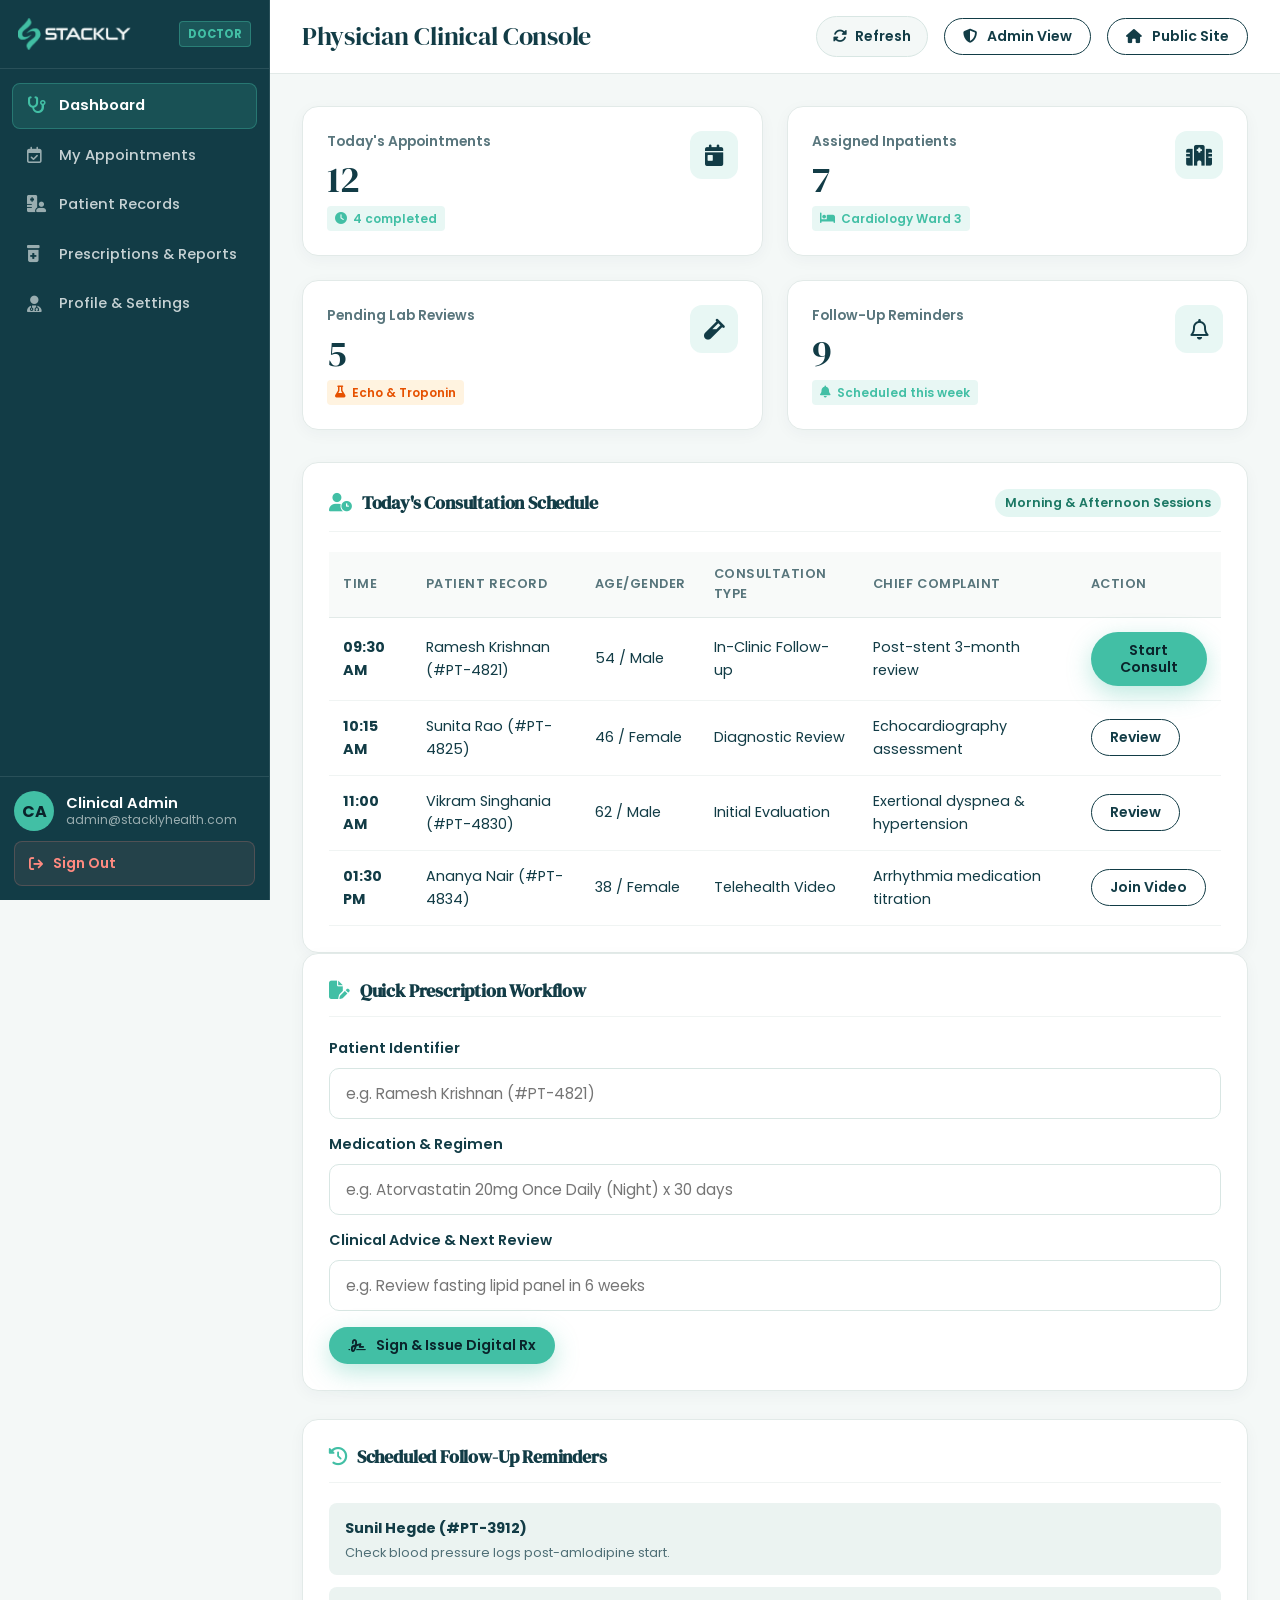
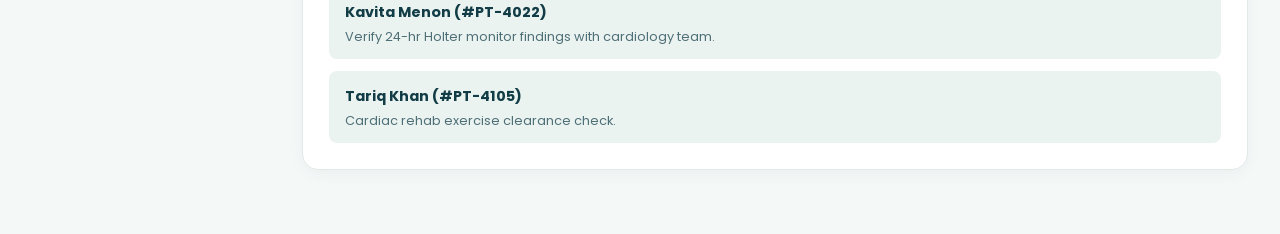
<file: DoctorDashboard.html>
<!DOCTYPE html>
<html lang="en">
<head>
  <meta charset="UTF-8">
  <meta name="viewport" content="width=device-width, initial-scale=1.0">
  <title>Physician Clinical Portal — STACKLY Healthcare</title>
  <meta name="description" content="STACKLY Healthcare Doctor Clinical Portal. Consult schedule, patient queues, prescription workflows, and follow-up management.">
  
  <!-- Google Fonts: DM Serif Display & Poppins -->
  <link rel="preconnect" href="https://fonts.googleapis.com">
  <link rel="preconnect" href="https://fonts.gstatic.com" crossorigin>
  <link href="https://fonts.googleapis.com/css2?family=DM+Serif+Display:ital@0;1&family=Poppins:ital,wght@0,300;0,400;0,500;0,600;0,700;1,400&display=swap" rel="stylesheet">
  
  <!-- Font Awesome Icons -->
  <link rel="stylesheet" href="https://cdnjs.cloudflare.com/ajax/libs/font-awesome/6.5.1/css/all.min.css">
  
  <!-- Custom Stylesheets -->
  <link rel="stylesheet" href="css/style.css">
  <link rel="stylesheet" href="css/dashboard.css">
</head>
<body>

  <div class="dashboard-layout">
    <!-- =======================================================================
         DOCTOR SIDEBAR — 5 MENUS
         1. Dashboard
         2. My Appointments
         3. Patient Records
         4. Prescriptions & Reports
         5. Profile & Settings
         ======================================================================= -->
    <aside class="dashboard-sidebar" aria-label="Doctor Navigation Sidebar">
      <div class="sidebar-header">
        <a href="index.html" class="sidebar-brand-link">
          <img src="Assets/Brand-logo-light.webp" alt="STACKLY" class="sidebar-logo">
        </a>
        <span class="sidebar-role-badge">Doctor</span>
        <button class="sidebar-close-btn" aria-label="Close sidebar"><i class="fa-solid fa-xmark"></i></button>
      </div>

      <nav class="sidebar-nav">
        <!-- 1. Dashboard -->
        <a href="#dashboard" class="sidebar-nav-item active" data-tab="overview">
          <i class="fa-solid fa-stethoscope"></i>
          <span>Dashboard</span>
        </a>

        <!-- 2. My Appointments -->
        <a href="#appointments" class="sidebar-nav-item" data-tab="appointments">
          <i class="fa-regular fa-calendar-check"></i>
          <span>My Appointments</span>
        </a>

        <!-- 3. Patient Records -->
        <a href="#patient-records" class="sidebar-nav-item" data-tab="patient-records">
          <i class="fa-solid fa-hospital-user"></i>
          <span>Patient Records</span>
        </a>

        <!-- 4. Prescriptions & Reports -->
        <a href="#prescriptions-reports" class="sidebar-nav-item" data-tab="prescriptions-reports">
          <i class="fa-solid fa-prescription-bottle-medical"></i>
          <span>Prescriptions & Reports</span>
        </a>

        <!-- 5. Profile & Settings -->
        <a href="#settings" class="sidebar-nav-item" data-tab="settings">
          <i class="fa-solid fa-user-doctor"></i>
          <span>Profile & Settings</span>
        </a>
      </nav>

      <div class="sidebar-footer">
        <div class="sidebar-user-block">
          <div class="sidebar-user-avatar">SJ</div>
          <div class="sidebar-user-details">
            <div class="sidebar-user-name">Dr. Sarah Jenkins</div>
            <div class="sidebar-user-email">s.jenkins@stacklyhealth.com</div>
          </div>
        </div>
        <a href="Login.html" class="sidebar-logout-btn">
          <i class="fa-solid fa-arrow-right-from-bracket"></i>
          <span>Sign Out</span>
        </a>
      </div>
    </aside>

    <!-- =======================================================================
         DOCTOR MAIN CONTENT AREA
         ======================================================================= -->
    <main class="dashboard-main">
      <header class="dashboard-topbar">
        <div class="topbar-left">
          <button class="mobile-sidebar-toggle" aria-label="Open sidebar menu">
            <i class="fa-solid fa-bars"></i>
          </button>
          <div class="topbar-title-wrap">
            <h1 id="dashboard-page-title">Physician Clinical Console</h1>
          </div>
        </div>

        <div class="topbar-right">
          <button type="button" class="refresh-btn" id="dashboard-refresh-btn">
            <i class="fa-solid fa-rotate"></i>
            <span>Refresh</span>
          </button>

          <a href="AdminDashboard.html" class="btn btn-outline btn-sm">
            <i class="fa-solid fa-shield-halved"></i>
            <span>Admin View</span>
          </a>

          <a href="index.html" class="btn btn-outline btn-sm">
            <i class="fa-solid fa-house"></i>
            <span>Public Site</span>
          </a>
        </div>
      </header>

      <div class="dashboard-content-area">
        <!-- ===================================================================
             TAB 1: DOCTOR DASHBOARD OVERVIEW
             Today's appointments, Upcoming consultations, Completed consultations
             =================================================================== -->
        <div class="dashboard-tab-panel" id="tab-overview" style="display: block;">
          <!-- 4 DOCTOR METRIC CARDS -->
          <div class="kpi-grid">
            <div class="kpi-card">
              <div class="kpi-info">
                <span class="kpi-title">Today's Appointments</span>
                <span class="kpi-value">12</span>
                <span class="kpi-badge"><i class="fa-solid fa-clock"></i> 4 completed</span>
              </div>
              <div class="kpi-icon-box"><i class="fa-solid fa-calendar-day"></i></div>
            </div>

            <div class="kpi-card">
              <div class="kpi-info">
                <span class="kpi-title">Assigned Inpatients</span>
                <span class="kpi-value">7</span>
                <span class="kpi-badge"><i class="fa-solid fa-bed"></i> Cardiology Ward 3</span>
              </div>
              <div class="kpi-icon-box"><i class="fa-solid fa-hospital"></i></div>
            </div>

            <div class="kpi-card">
              <div class="kpi-info">
                <span class="kpi-title">Pending Lab Reviews</span>
                <span class="kpi-value">5</span>
                <span class="kpi-badge" style="color: #E65100; background: #FFF3E0;"><i class="fa-solid fa-flask"></i> Echo & Troponin</span>
              </div>
              <div class="kpi-icon-box"><i class="fa-solid fa-vial"></i></div>
            </div>

            <div class="kpi-card">
              <div class="kpi-info">
                <span class="kpi-title">Follow-Up Reminders</span>
                <span class="kpi-value">9</span>
                <span class="kpi-badge"><i class="fa-solid fa-bell"></i> Scheduled this week</span>
              </div>
              <div class="kpi-icon-box"><i class="fa-regular fa-bell"></i></div>
            </div>
          </div>

          <!-- TODAY'S CLINICAL CONSULTATION SCHEDULE -->
          <div class="panel-card" style="margin-bottom: 28px;">
            <div class="panel-header">
              <h3 class="panel-title"><i class="fa-solid fa-user-clock"></i> Today's Consultation Schedule</h3>
              <span class="status-pill status-confirmed">Morning & Afternoon Sessions</span>
            </div>

            <div class="data-table-wrapper">
              <table class="data-table">
                <thead>
                  <tr>
                    <th>Time</th>
                    <th>Patient Record</th>
                    <th>Age/Gender</th>
                    <th>Consultation Type</th>
                    <th>Chief Complaint</th>
                    <th>Action</th>
                  </tr>
                </thead>
                <tbody>
                  <tr>
                    <td><strong>09:30 AM</strong></td>
                    <td>Ramesh Krishnan (#PT-4821)</td>
                    <td>54 / Male</td>
                    <td>In-Clinic Follow-up</td>
                    <td>Post-stent 3-month review</td>
                    <td><button class="btn btn-primary btn-sm" onclick="showToast('Opened clinical notes for PT-4821', 'fa-notes-medical')">Start Consult</button></td>
                  </tr>
                  <tr>
                    <td><strong>10:15 AM</strong></td>
                    <td>Sunita Rao (#PT-4825)</td>
                    <td>46 / Female</td>
                    <td>Diagnostic Review</td>
                    <td>Echocardiography assessment</td>
                    <td><button class="btn btn-outline btn-sm" onclick="showToast('Opened clinical notes for PT-4825', 'fa-notes-medical')">Review</button></td>
                  </tr>
                  <tr>
                    <td><strong>11:00 AM</strong></td>
                    <td>Vikram Singhania (#PT-4830)</td>
                    <td>62 / Male</td>
                    <td>Initial Evaluation</td>
                    <td>Exertional dyspnea & hypertension</td>
                    <td><button class="btn btn-outline btn-sm" onclick="showToast('Opened clinical notes for PT-4830', 'fa-notes-medical')">Review</button></td>
                  </tr>
                  <tr>
                    <td><strong>01:30 PM</strong></td>
                    <td>Ananya Nair (#PT-4834)</td>
                    <td>38 / Female</td>
                    <td>Telehealth Video</td>
                    <td>Arrhythmia medication titration</td>
                    <td><button class="btn btn-outline btn-sm" onclick="showToast('Connecting telehealth room...', 'fa-video')">Join Video</button></td>
                  </tr>
                </tbody>
              </table>
            </div>
          </div>

          <!-- PRESCRIPTION WORKFLOW & FOLLOW-UP REMINDERS -->
          <div class="dashboard-grid-2">
            <div class="panel-card">
              <div class="panel-header">
                <h3 class="panel-title"><i class="fa-solid fa-file-pen"></i> Quick Prescription Workflow</h3>
              </div>
              <form onsubmit="event.preventDefault(); showToast('Digital Rx signed and dispatched to patient portal.', 'fa-signature'); this.reset();">
                <div class="form-group" style="margin-bottom: 14px;">
                  <label class="form-label">Patient Identifier</label>
                  <input type="text" class="form-input" placeholder="e.g. Ramesh Krishnan (#PT-4821)" required>
                </div>
                <div class="form-group" style="margin-bottom: 14px;">
                  <label class="form-label">Medication & Regimen</label>
                  <input type="text" class="form-input" placeholder="e.g. Atorvastatin 20mg Once Daily (Night) x 30 days" required>
                </div>
                <div class="form-group" style="margin-bottom: 16px;">
                  <label class="form-label">Clinical Advice & Next Review</label>
                  <input type="text" class="form-input" placeholder="e.g. Review fasting lipid panel in 6 weeks" required>
                </div>
                <button type="submit" class="btn btn-primary btn-sm"><i class="fa-solid fa-signature"></i> Sign & Issue Digital Rx</button>
              </form>
            </div>

            <div class="panel-card">
              <div class="panel-header">
                <h3 class="panel-title"><i class="fa-solid fa-clock-rotate-left"></i> Scheduled Follow-Up Reminders</h3>
              </div>
              <div style="display: flex; flex-direction: column; gap: 12px;">
                <div style="background: var(--surface-alt); padding: 12px 16px; border-radius: 8px;">
                  <strong style="font-size: 0.9rem;">Sunil Hegde (#PT-3912)</strong>
                  <p style="font-size: 0.8rem; color: var(--primary-muted); margin: 2px 0 0 0;">Check blood pressure logs post-amlodipine start.</p>
                </div>
                <div style="background: var(--surface-alt); padding: 12px 16px; border-radius: 8px;">
                  <strong style="font-size: 0.9rem;">Kavita Menon (#PT-4022)</strong>
                  <p style="font-size: 0.8rem; color: var(--primary-muted); margin: 2px 0 0 0;">Verify 24-hr Holter monitor findings with cardiology team.</p>
                </div>
                <div style="background: var(--surface-alt); padding: 12px 16px; border-radius: 8px;">
                  <strong style="font-size: 0.9rem;">Tariq Khan (#PT-4105)</strong>
                  <p style="font-size: 0.8rem; color: var(--primary-muted); margin: 2px 0 0 0;">Cardiac rehab exercise clearance check.</p>
                </div>
              </div>
            </div>
          </div>
        </div>

        <!-- ===================================================================
             TAB 2: MY APPOINTMENTS
             =================================================================== -->
        <div class="dashboard-tab-panel" id="tab-appointments" style="display: none;">
          <div class="panel-card">
            <div class="panel-header">
              <h3 class="panel-title"><i class="fa-regular fa-calendar-days"></i> Master Clinic Appointment Roster</h3>
            </div>
            <div class="data-table-wrapper">
              <table class="data-table">
                <thead>
                  <tr>
                    <th>Date</th>
                    <th>Time</th>
                    <th>Patient</th>
                    <th>Case Summary</th>
                    <th>Status</th>
                  </tr>
                </thead>
                <tbody>
                  <tr>
                    <td>Today</td>
                    <td>09:30 AM</td>
                    <td>Ramesh Krishnan</td>
                    <td>Coronary revascularization review</td>
                    <td><span class="status-pill status-confirmed">Confirmed</span></td>
                  </tr>
                  <tr>
                    <td>Today</td>
                    <td>10:15 AM</td>
                    <td>Sunita Rao</td>
                    <td>Cardiac valve evaluation</td>
                    <td><span class="status-pill status-confirmed">Confirmed</span></td>
                  </tr>
                  <tr>
                    <td>Tomorrow</td>
                    <td>11:00 AM</td>
                    <td>Arvind Shenoy</td>
                    <td>Stress test consultation</td>
                    <td><span class="status-pill status-confirmed">Confirmed</span></td>
                  </tr>
                </tbody>
              </table>
            </div>
          </div>
        </div>

        <!-- ===================================================================
             TAB 3: PATIENT RECORDS
             =================================================================== -->
        <div class="dashboard-tab-panel" id="tab-patient-records" style="display: none;">
          <div class="panel-card">
            <div class="panel-header">
              <h3 class="panel-title"><i class="fa-solid fa-hospital-user"></i> Assigned Clinical Patient Directory</h3>
            </div>
            <div class="data-table-wrapper">
              <table class="data-table">
                <thead>
                  <tr>
                    <th>Record ID</th>
                    <th>Patient Name</th>
                    <th>Primary Diagnosis</th>
                    <th>Last Visit</th>
                    <th>Actions</th>
                  </tr>
                </thead>
                <tbody>
                  <tr>
                    <td>#PT-4821</td>
                    <td>Ramesh Krishnan</td>
                    <td>Coronary Artery Disease</td>
                    <td>Oct 08, 2026</td>
                    <td><button class="btn btn-outline btn-sm" onclick="showToast('Loaded clinical history', 'fa-folder-open')">View Chart</button></td>
                  </tr>
                  <tr>
                    <td>#PT-4825</td>
                    <td>Sunita Rao</td>
                    <td>Mitral Regurgitation (Mild)</td>
                    <td>Sep 28, 2026</td>
                    <td><button class="btn btn-outline btn-sm" onclick="showToast('Loaded clinical history', 'fa-folder-open')">View Chart</button></td>
                  </tr>
                </tbody>
              </table>
            </div>
          </div>
        </div>

        <!-- ===================================================================
             TAB 4: PRESCRIPTIONS & REPORTS
             =================================================================== -->
        <div class="dashboard-tab-panel" id="tab-prescriptions-reports" style="display: none;">
          <div class="panel-card">
            <div class="panel-header">
              <h3 class="panel-title"><i class="fa-solid fa-prescription"></i> Authorize & Sign Lab Reports</h3>
            </div>
            <div class="data-table-wrapper">
              <table class="data-table">
                <thead>
                  <tr>
                    <th>Lab Request</th>
                    <th>Patient</th>
                    <th>Investigation</th>
                    <th>Lab Tech Status</th>
                    <th>Action</th>
                  </tr>
                </thead>
                <tbody>
                  <tr>
                    <td>#LAB-8102</td>
                    <td>Ramesh Krishnan</td>
                    <td>Cardiac Troponin-I & CK-MB</td>
                    <td>Awaiting Physician Sign-off</td>
                    <td><button class="btn btn-primary btn-sm" onclick="showToast('Diagnostic verified and signed.', 'fa-check')">Sign Report</button></td>
                  </tr>
                </tbody>
              </table>
            </div>
          </div>
        </div>

        <!-- ===================================================================
             TAB 5: PROFILE & SETTINGS
             =================================================================== -->
        <div class="dashboard-tab-panel" id="tab-settings" style="display: none;">
          <div class="panel-card" style="max-width: 680px;">
            <div class="panel-header">
              <h3 class="panel-title"><i class="fa-solid fa-user-doctor"></i> Physician Clinical Profile</h3>
            </div>
            <form onsubmit="event.preventDefault(); showToast('Physician profile updated.', 'fa-check');">
              <div class="form-group">
                <label class="form-label">Full Name & Degrees</label>
                <input type="text" class="form-input" value="Dr. Sarah Jenkins, MD, FACC" required>
              </div>
              <div class="form-group">
                <label class="form-label">Primary Specialty</label>
                <input type="text" class="form-input" value="Senior Interventional Cardiologist" required>
              </div>
              <div class="form-group">
                <label class="form-label">Clinic Hours</label>
                <input type="text" class="form-input" value="Mon - Thu: 09:00 AM - 02:00 PM" required>
              </div>
              <button type="submit" class="btn btn-primary" style="margin-top: 12px;">Save Profile</button>
            </form>
          </div>
        </div>
      </div>
    </main>
  </div>

  <div class="toast-notice" id="toast-notice"></div>

  <!-- Scripts -->
  <script src="https://cdnjs.cloudflare.com/ajax/libs/gsap/3.12.5/gsap.min.js"></script>
  <script src="js/dashboard.js"></script>
  <script>
    function showToast(msg, icon = 'fa-check') {
      const toast = document.getElementById('toast-notice');
      if (!toast) return;
      toast.innerHTML = `<i class="fa-solid ${icon}"></i> <span>${msg}</span>`;
      toast.classList.add('show');
      setTimeout(() => { toast.classList.remove('show'); }, 3500);
    }
  </script>
</body>
</html>
</file>
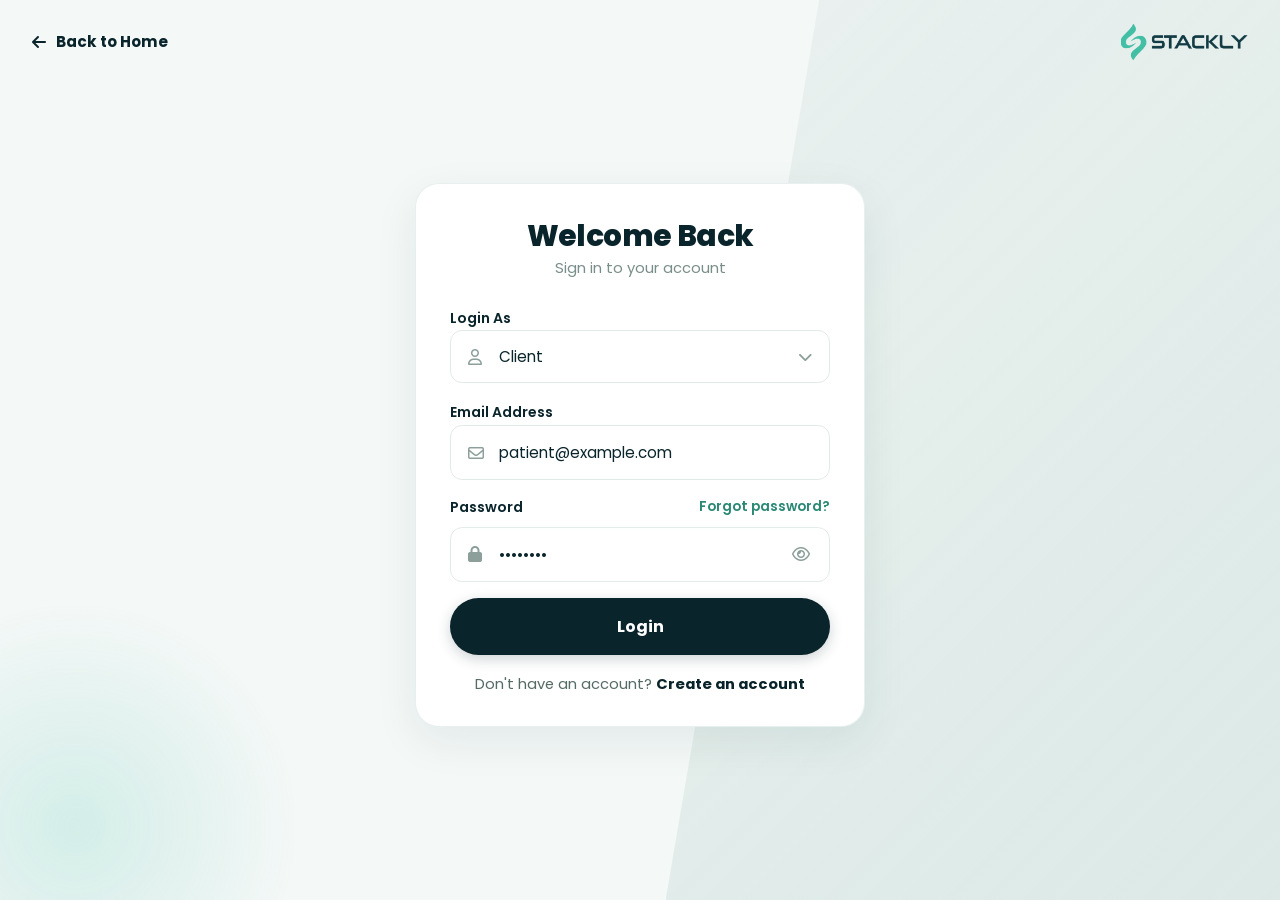
<file: Login.html>
<!DOCTYPE html>
<html lang="en">
<head>
  <meta charset="UTF-8">
  <meta name="viewport" content="width=device-width, initial-scale=1.0">
  <title>Login — STACKLY Healthcare</title>
  <meta name="description" content="Sign in to your STACKLY Healthcare account. Secure clinical portal access for administrators and clients.">
  
  <!-- Google Fonts: Poppins -->
  <link rel="preconnect" href="https://fonts.googleapis.com">
  <link rel="preconnect" href="https://fonts.gstatic.com" crossorigin>
  <link href="https://fonts.googleapis.com/css2?family=Poppins:ital,wght@0,300;0,400;0,500;0,600;0,700;0,800;1,400&display=swap" rel="stylesheet">
  
  <!-- Font Awesome Icons -->
  <link rel="stylesheet" href="https://cdnjs.cloudflare.com/ajax/libs/font-awesome/6.5.1/css/all.min.css">
  
  <!-- Custom Stylesheets -->
  <link rel="stylesheet" href="css/style.css">
  <link rel="stylesheet" href="css/auth.css">
</head>
<body class="auth-body">

  <!-- Background visual elements matching screenshot -->
  <div class="auth-bg-shape"></div>
  <div class="auth-bg-glow"></div>

  <!-- Top bar with Back to Home & STACKLY Logo -->
  <header class="auth-header-bar">
    <a href="index.html" class="auth-back-link" id="auth-back-home">
      <i class="fa-solid fa-arrow-left"></i>
      <span>Back to Home</span>
    </a>

    <a href="index.html" class="auth-logo-link">
      <img src="Assets/Brand-logo.webp" alt="STACKLY Healthcare Logo" class="auth-brand-logo" width="160" height="38">
    </a>
  </header>

  <!-- Centered Login Card -->
  <div class="auth-card-container">
    <div class="auth-card">
      <div class="auth-title-block">
        <h1 class="auth-title">Welcome Back</h1>
        <p class="auth-subtitle">Sign in to your account</p>
      </div>

      <!-- Feedback Banner -->
      <div class="auth-alert auth-alert-error" id="login-alert">
        <i class="fa-solid fa-circle-exclamation"></i>
        <span id="login-alert-msg">Invalid credentials. Please verify your details.</span>
      </div>

      <form id="login-form" novalidate>
        <!-- Login As Dropdown -->
        <div class="auth-form-group">
          <label for="login-role" class="auth-label">Login As</label>
          <div class="auth-input-wrapper">
            <i class="fa-regular fa-user auth-input-icon"></i>
            <select id="login-role" class="auth-select" required>
              <option value="Client" selected>Client</option>
              <option value="Admin">Admin</option>
            </select>
            <i class="fa-solid fa-chevron-down auth-select-arrow"></i>
          </div>
        </div>

        <!-- Email Address -->
        <div class="auth-form-group">
          <label for="login-email" class="auth-label">Email Address</label>
          <div class="auth-input-wrapper">
            <i class="fa-regular fa-envelope auth-input-icon"></i>
            <input type="email" id="login-email" class="auth-input" placeholder="patient@example.com" value="patient@example.com" required>
          </div>
          <span class="auth-field-error">Please enter a valid email address</span>
        </div>

        <!-- Password with Forgot Password link -->
        <div class="auth-form-group">
          <div class="auth-label-row">
            <label for="login-password" class="auth-label">Password</label>
            <a href="404.html" class="auth-forgot-link">Forgot password?</a>
          </div>
          <div class="auth-input-wrapper">
            <i class="fa-solid fa-lock auth-input-icon"></i>
            <input type="password" id="login-password" class="auth-input" placeholder="••••••••" value="demo1234" required>
            <button type="button" class="auth-password-toggle" aria-label="Toggle password visibility">
              <i class="fa-regular fa-eye"></i>
            </button>
          </div>
          <span class="auth-field-error">Password must be at least 4 characters</span>
        </div>

        <!-- Submit Button -->
        <button type="submit" class="auth-submit-btn" id="login-submit-btn">
          Login
        </button>

        <!-- Create Account Prompt -->
        <div class="auth-footer-prompt">
          Don't have an account? 
          <a href="Signup.html" class="auth-footer-link">Create an account</a>
        </div>
      </form>
    </div>
  </div>

  <!-- GSAP from CDN -->
  <script src="https://cdnjs.cloudflare.com/ajax/libs/gsap/3.12.5/gsap.min.js"></script>
  <script src="js/auth.js"></script>
</body>
</html>
</file>
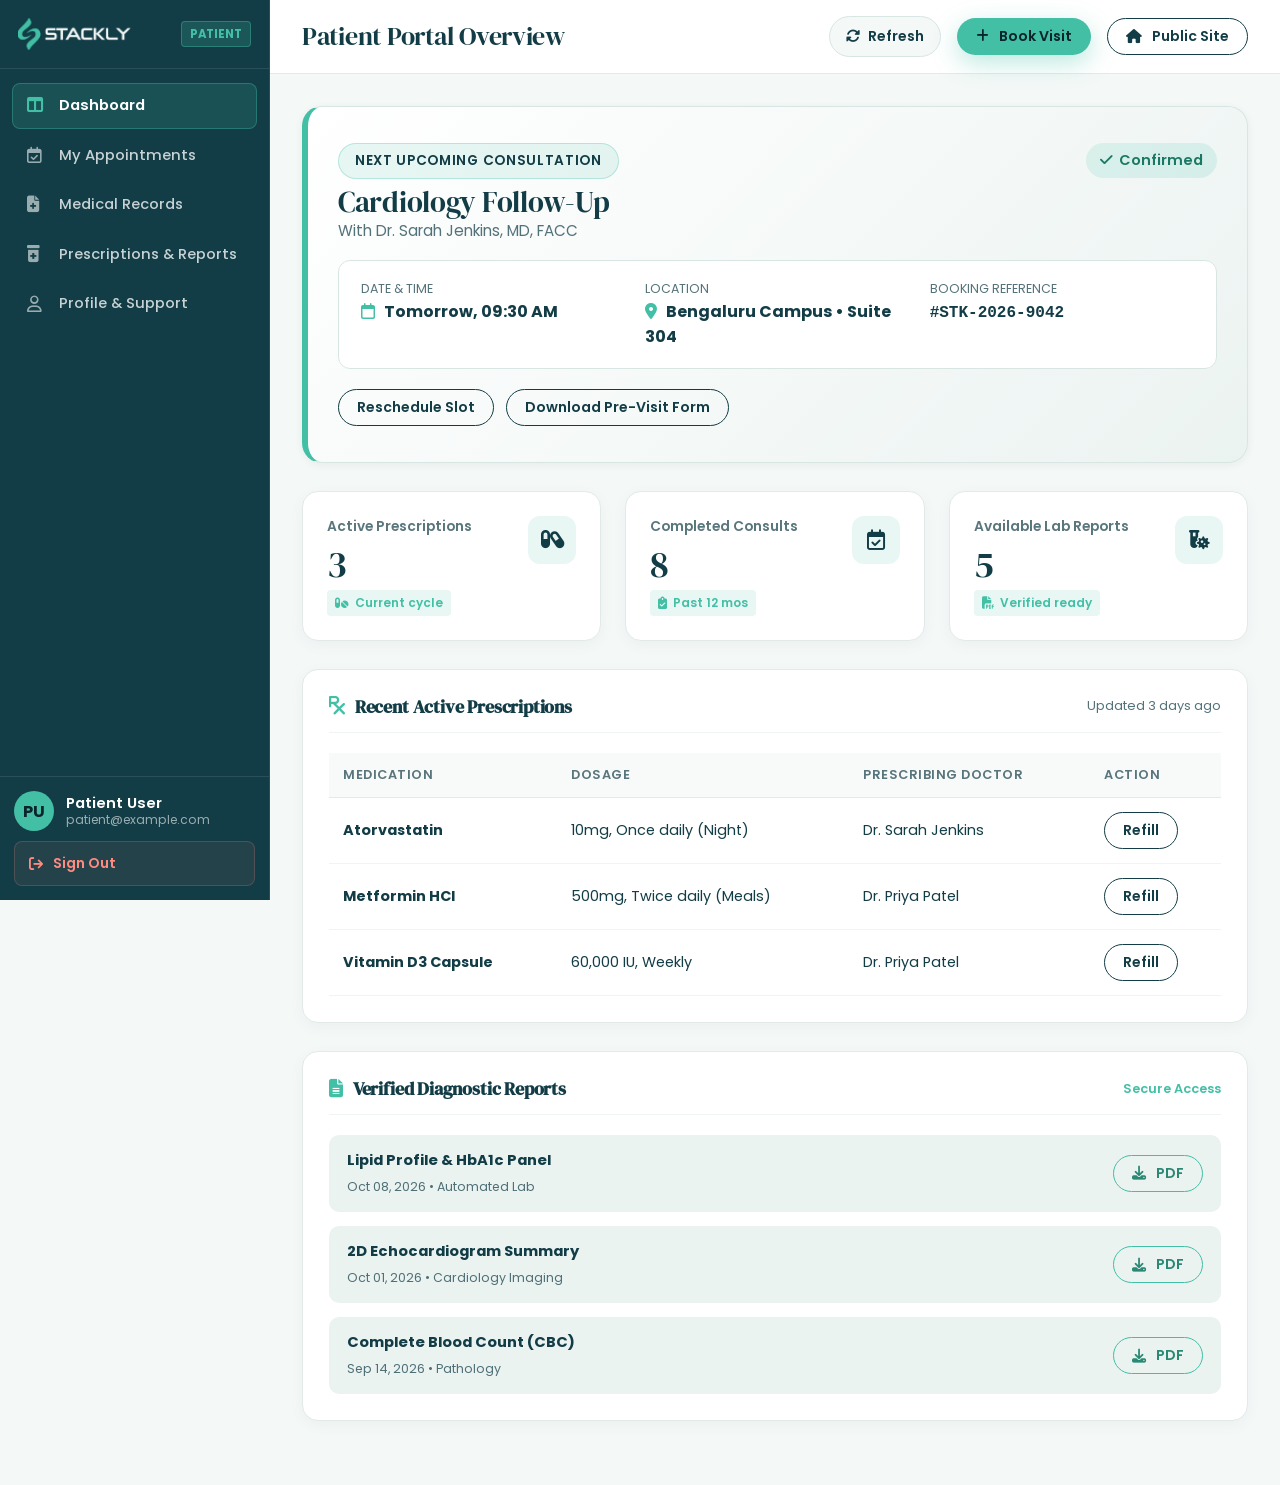
<file: PatientDashboard.html>
<!DOCTYPE html>
<html lang="en">
<head>
  <meta charset="UTF-8">
  <meta name="viewport" content="width=device-width, initial-scale=1.0">
  <title>Patient Portal Dashboard — STACKLY Healthcare</title>
  <meta name="description" content="STACKLY Healthcare Patient Portal. Track upcoming appointments, view medical lab reports, review digital prescriptions, and manage care preferences.">
  
  <!-- Google Fonts: DM Serif Display & Poppins -->
  <link rel="preconnect" href="https://fonts.googleapis.com">
  <link rel="preconnect" href="https://fonts.gstatic.com" crossorigin>
  <link href="https://fonts.googleapis.com/css2?family=DM+Serif+Display:ital@0;1&family=Poppins:ital,wght@0,300;0,400;0,500;0,600;0,700;1,400&display=swap" rel="stylesheet">
  
  <!-- Font Awesome Icons -->
  <link rel="stylesheet" href="https://cdnjs.cloudflare.com/ajax/libs/font-awesome/6.5.1/css/all.min.css">
  
  <!-- Custom Stylesheets -->
  <link rel="stylesheet" href="css/style.css">
  <link rel="stylesheet" href="css/dashboard.css">
</head>
<body>

  <div class="dashboard-layout">
    <!-- =======================================================================
         PATIENT PORTAL SIDEBAR — 5 MENUS
         1. Dashboard
         2. My Appointments
         3. Medical Records
         4. Prescriptions & Reports
         5. Profile & Support
         ======================================================================= -->
    <aside class="dashboard-sidebar" aria-label="Patient Navigation Sidebar">
      <div class="sidebar-header">
        <a href="ClientDashboard.html" class="sidebar-brand-link">
          <img src="Assets/Brand-logo-light.webp" alt="STACKLY" class="sidebar-logo">
        </a>
        <span class="sidebar-role-badge">Patient</span>
        <button class="sidebar-close-btn" aria-label="Close sidebar"><i class="fa-solid fa-xmark"></i></button>
      </div>

      <nav class="sidebar-nav">
        <!-- 1. Dashboard -->
        <a href="#dashboard" class="sidebar-nav-item active" data-tab="overview">
          <i class="fa-solid fa-table-columns"></i>
          <span>Dashboard</span>
        </a>

        <!-- 2. My Appointments -->
        <a href="#appointments" class="sidebar-nav-item" data-tab="appointments">
          <i class="fa-regular fa-calendar-check"></i>
          <span>My Appointments</span>
        </a>

        <!-- 3. Medical Records -->
        <a href="#records" class="sidebar-nav-item" data-tab="records">
          <i class="fa-solid fa-file-medical"></i>
          <span>Medical Records</span>
        </a>

        <!-- 4. Prescriptions & Reports -->
        <a href="#prescriptions" class="sidebar-nav-item" data-tab="prescriptions">
          <i class="fa-solid fa-prescription-bottle-medical"></i>
          <span>Prescriptions & Reports</span>
        </a>

        <!-- 5. Profile & Support -->
        <a href="#profile" class="sidebar-nav-item" data-tab="profile">
          <i class="fa-regular fa-user"></i>
          <span>Profile & Support</span>
        </a>
      </nav>

      <div class="sidebar-footer">
        <div class="sidebar-user-block">
          <div class="sidebar-user-avatar">PT</div>
          <div class="sidebar-user-details">
            <div class="sidebar-user-name" id="patient-greeting-name">Patient User</div>
            <div class="sidebar-user-email">patient@example.com</div>
          </div>
        </div>
        <a href="Login.html" class="sidebar-logout-btn">
          <i class="fa-solid fa-arrow-right-from-bracket"></i>
          <span>Sign Out</span>
        </a>
      </div>
    </aside>

    <!-- =======================================================================
         MAIN PORTAL CONTENT AREA
         ======================================================================= -->
    <main class="dashboard-main">
      <header class="dashboard-topbar">
        <div class="topbar-left">
          <button class="mobile-sidebar-toggle" aria-label="Open sidebar menu">
            <i class="fa-solid fa-bars"></i>
          </button>
          <div class="topbar-title-wrap">
            <h1 id="dashboard-page-title">Patient Portal Overview</h1>
          </div>
        </div>

        <div class="topbar-right">
          <button type="button" class="refresh-btn" id="dashboard-refresh-btn">
            <i class="fa-solid fa-rotate"></i>
            <span>Refresh</span>
          </button>

          <a href="appointments.html" class="btn btn-primary btn-sm">
            <i class="fa-solid fa-plus"></i>
            <span>Book Visit</span>
          </a>

          <a href="index.html" class="btn btn-outline btn-sm">
            <i class="fa-solid fa-house"></i>
            <span>Public Site</span>
          </a>
        </div>
      </header>

      <div class="dashboard-content-area">
        <!-- ===================================================================
             TAB 1: PATIENT OVERVIEW
             Next appointment, Doctor details, Recent prescriptions, Available reports
             =================================================================== -->
        <div class="dashboard-tab-panel" id="tab-overview" style="display: block;">
          <!-- NEXT APPOINTMENT HIGHLIGHT CARD -->
          <div class="card" style="margin-bottom: 28px; background: linear-gradient(135deg, #FFFFFF 0%, #EBF3F1 100%); border-left: 6px solid var(--accent);">
            <div style="display: flex; justify-content: space-between; align-items: flex-start; flex-wrap: wrap; gap: 16px; margin-bottom: 16px;">
              <div>
                <span class="badge-tag" style="margin-bottom: 6px;">Next Upcoming Consultation</span>
                <h2 style="font-family: var(--font-heading); font-size: 1.8rem; color: var(--primary);">Cardiology Follow-Up</h2>
                <p style="color: var(--primary-muted); font-size: 0.95rem;">With Dr. Sarah Jenkins, MD, FACC</p>
              </div>
              <div>
                <span class="status-pill status-confirmed" style="font-size: 0.9rem; padding: 6px 14px;">
                  <i class="fa-solid fa-check" style="margin-right: 6px;"></i> Confirmed
                </span>
              </div>
            </div>

            <div style="display: grid; grid-template-columns: repeat(3, 1fr); gap: 20px; background: #FFFFFF; padding: 18px 22px; border-radius: 12px; border: 1px solid var(--surface-border); margin-bottom: 20px;">
              <div>
                <span style="font-size: 0.78rem; color: var(--primary-muted); display: block;">DATE & TIME</span>
                <strong style="color: var(--primary); font-size: 1rem;"><i class="fa-regular fa-calendar" style="color: var(--accent); margin-right: 6px;"></i> Tomorrow, 09:30 AM</strong>
              </div>
              <div>
                <span style="font-size: 0.78rem; color: var(--primary-muted); display: block;">LOCATION</span>
                <strong style="color: var(--primary); font-size: 1rem;"><i class="fa-solid fa-location-dot" style="color: var(--accent); margin-right: 6px;"></i> Bengaluru Campus • Suite 304</strong>
              </div>
              <div>
                <span style="font-size: 0.78rem; color: var(--primary-muted); display: block;">BOOKING REFERENCE</span>
                <strong style="color: var(--primary); font-size: 1rem; font-family: monospace;">#STK-2026-9042</strong>
              </div>
            </div>

            <div style="display: flex; gap: 12px; flex-wrap: wrap;">
              <a href="appointments.html" class="btn btn-outline btn-sm">Reschedule Slot</a>
              <button type="button" class="btn btn-outline btn-sm" onclick="showToast('Appointment instructions sent to email.', 'fa-envelope')">Download Pre-Visit Form</button>
            </div>
          </div>

          <!-- SUMMARY KPI CARDS -->
          <div class="kpi-grid" style="grid-template-columns: repeat(3, 1fr); margin-bottom: 28px;">
            <div class="kpi-card">
              <div class="kpi-info">
                <span class="kpi-title">Active Prescriptions</span>
                <span class="kpi-value">3</span>
                <span class="kpi-badge"><i class="fa-solid fa-pills"></i> Current cycle</span>
              </div>
              <div class="kpi-icon-box"><i class="fa-solid fa-capsules"></i></div>
            </div>

            <div class="kpi-card">
              <div class="kpi-info">
                <span class="kpi-title">Completed Consults</span>
                <span class="kpi-value">8</span>
                <span class="kpi-badge"><i class="fa-solid fa-clipboard-check"></i> Past 12 mos</span>
              </div>
              <div class="kpi-icon-box"><i class="fa-regular fa-calendar-check"></i></div>
            </div>

            <div class="kpi-card">
              <div class="kpi-info">
                <span class="kpi-title">Available Lab Reports</span>
                <span class="kpi-value">5</span>
                <span class="kpi-badge"><i class="fa-solid fa-file-pdf"></i> Verified ready</span>
              </div>
              <div class="kpi-icon-box"><i class="fa-solid fa-vial-virus"></i></div>
            </div>
          </div>

          <!-- PANELS: Recent Prescriptions & Available Reports -->
          <div class="dashboard-grid-2">
            <!-- Recent Prescriptions -->
            <div class="panel-card">
              <div class="panel-header">
                <h3 class="panel-title"><i class="fa-solid fa-prescription"></i> Recent Active Prescriptions</h3>
                <span style="font-size: 0.8rem; color: var(--primary-muted);">Updated 3 days ago</span>
              </div>

              <div class="data-table-wrapper">
                <table class="data-table">
                  <thead>
                    <tr>
                      <th>Medication</th>
                      <th>Dosage</th>
                      <th>Prescribing Doctor</th>
                      <th>Action</th>
                    </tr>
                  </thead>
                  <tbody>
                    <tr>
                      <td><strong>Atorvastatin</strong></td>
                      <td>10mg, Once daily (Night)</td>
                      <td>Dr. Sarah Jenkins</td>
                      <td><button class="btn btn-outline btn-sm" onclick="showToast('Refill request logged with pharmacy.', 'fa-check')">Refill</button></td>
                    </tr>
                    <tr>
                      <td><strong>Metformin HCl</strong></td>
                      <td>500mg, Twice daily (Meals)</td>
                      <td>Dr. Priya Patel</td>
                      <td><button class="btn btn-outline btn-sm" onclick="showToast('Refill request logged with pharmacy.', 'fa-check')">Refill</button></td>
                    </tr>
                    <tr>
                      <td><strong>Vitamin D3 Capsule</strong></td>
                      <td>60,000 IU, Weekly</td>
                      <td>Dr. Priya Patel</td>
                      <td><button class="btn btn-outline btn-sm" onclick="showToast('Refill request logged with pharmacy.', 'fa-check')">Refill</button></td>
                    </tr>
                  </tbody>
                </table>
              </div>
            </div>

            <!-- Available Reports -->
            <div class="panel-card">
              <div class="panel-header">
                <h3 class="panel-title"><i class="fa-solid fa-file-lines"></i> Verified Diagnostic Reports</h3>
                <span style="font-size: 0.8rem; color: #42BFA5; font-weight: 600;">Secure Access</span>
              </div>

              <div style="display: flex; flex-direction: column; gap: 14px;">
                <div style="background: var(--surface-alt); padding: 14px 18px; border-radius: 10px; display: flex; justify-content: space-between; align-items: center;">
                  <div>
                    <strong style="font-size: 0.92rem; display: block;">Lipid Profile & HbA1c Panel</strong>
                    <span style="font-size: 0.78rem; color: var(--primary-muted);">Oct 08, 2026 • Automated Lab</span>
                  </div>
                  <button class="btn btn-outline-accent btn-sm" onclick="showToast('Downloading verified PDF report...', 'fa-file-pdf')">
                    <i class="fa-solid fa-download"></i> PDF
                  </button>
                </div>

                <div style="background: var(--surface-alt); padding: 14px 18px; border-radius: 10px; display: flex; justify-content: space-between; align-items: center;">
                  <div>
                    <strong style="font-size: 0.92rem; display: block;">2D Echocardiogram Summary</strong>
                    <span style="font-size: 0.78rem; color: var(--primary-muted);">Oct 01, 2026 • Cardiology Imaging</span>
                  </div>
                  <button class="btn btn-outline-accent btn-sm" onclick="showToast('Downloading verified PDF report...', 'fa-file-pdf')">
                    <i class="fa-solid fa-download"></i> PDF
                  </button>
                </div>

                <div style="background: var(--surface-alt); padding: 14px 18px; border-radius: 10px; display: flex; justify-content: space-between; align-items: center;">
                  <div>
                    <strong style="font-size: 0.92rem; display: block;">Complete Blood Count (CBC)</strong>
                    <span style="font-size: 0.78rem; color: var(--primary-muted);">Sep 14, 2026 • Pathology</span>
                  </div>
                  <button class="btn btn-outline-accent btn-sm" onclick="showToast('Downloading verified PDF report...', 'fa-file-pdf')">
                    <i class="fa-solid fa-download"></i> PDF
                  </button>
                </div>
              </div>
            </div>
          </div>
        </div>

        <!-- ===================================================================
             TAB 2: MY APPOINTMENTS
             =================================================================== -->
        <div class="dashboard-tab-panel" id="tab-appointments" style="display: none;">
          <div class="panel-card">
            <div class="panel-header">
              <h3 class="panel-title"><i class="fa-regular fa-calendar-check"></i> Complete Appointment History</h3>
              <a href="appointments.html" class="btn btn-primary btn-sm">Schedule New Visit</a>
            </div>
            <div class="data-table-wrapper">
              <table class="data-table">
                <thead>
                  <tr>
                    <th>Ref ID</th>
                    <th>Specialist Doctor</th>
                    <th>Department</th>
                    <th>Appointment Date</th>
                    <th>Type</th>
                    <th>Status</th>
                  </tr>
                </thead>
                <tbody>
                  <tr>
                    <td>#STK-2026-9042</td>
                    <td>Dr. Sarah Jenkins</td>
                    <td>Cardiology</td>
                    <td>Tomorrow, 09:30 AM</td>
                    <td>In-Clinic</td>
                    <td><span class="status-pill status-confirmed">Confirmed</span></td>
                  </tr>
                  <tr>
                    <td>#STK-2026-8812</td>
                    <td>Dr. Priya Patel</td>
                    <td>General Medicine</td>
                    <td>Oct 08, 2026</td>
                    <td>In-Clinic</td>
                    <td><span class="status-pill status-completed">Completed</span></td>
                  </tr>
                  <tr>
                    <td>#STK-2026-7940</td>
                    <td>Dr. Marcus Vance</td>
                    <td>Orthopedics</td>
                    <td>Aug 22, 2026</td>
                    <td>In-Clinic</td>
                    <td><span class="status-pill status-completed">Completed</span></td>
                  </tr>
                  <tr>
                    <td>#STK-2026-6410</td>
                    <td>Dr. David Kim</td>
                    <td>Diagnostics</td>
                    <td>Jul 10, 2026</td>
                    <td>Lab Visit</td>
                    <td><span class="status-pill status-completed">Completed</span></td>
                  </tr>
                </tbody>
              </table>
            </div>
          </div>
        </div>

        <!-- ===================================================================
             TAB 3: MEDICAL RECORDS
             =================================================================== -->
        <div class="dashboard-tab-panel" id="tab-records" style="display: none;">
          <div class="panel-card">
            <div class="panel-header">
              <h3 class="panel-title"><i class="fa-solid fa-file-medical"></i> Clinical Records & Notes</h3>
              <button class="btn btn-outline btn-sm" onclick="showToast('Exporting encrypted summary...', 'fa-file-shield')">Export Complete Health Record</button>
            </div>
            <p style="font-size: 0.9rem; color: var(--primary-muted); margin-bottom: 20px;">
              Notice: Medical records are cryptographically secured and strictly synchronized from clinical consultation notes. No sensitive health records are stored in browser localStorage.
            </p>
            <div style="display: flex; flex-direction: column; gap: 16px;">
              <div style="background: var(--surface-alt); padding: 18px; border-radius: 12px;">
                <div style="display: flex; justify-content: space-between; margin-bottom: 8px;">
                  <strong style="color: var(--primary); font-size: 1rem;">Annual Health Evaluation — Dr. Priya Patel</strong>
                  <span style="font-size: 0.8rem; color: var(--primary-muted);">Oct 08, 2026</span>
                </div>
                <p style="font-size: 0.9rem; color: var(--primary-muted); line-height: 1.6;">
                  Patient evaluated for routine checkup. Vitals within expected baseline. Fasting glucose well controlled. Recommended continuing current low-sodium diet and walking 30 minutes daily.
                </p>
              </div>

              <div style="background: var(--surface-alt); padding: 18px; border-radius: 12px;">
                <div style="display: flex; justify-content: space-between; margin-bottom: 8px;">
                  <strong style="color: var(--primary); font-size: 1rem;">Orthopedic Knee Joint Assessment — Dr. Marcus Vance</strong>
                  <span style="font-size: 0.8rem; color: var(--primary-muted);">Aug 22, 2026</span>
                </div>
                <p style="font-size: 0.9rem; color: var(--primary-muted); line-height: 1.6;">
                  Mild patellofemoral strain noted. No ligamentous tear on clinical testing. Recommended targeted quadriceps physical therapy protocol for 4 weeks.
                </p>
              </div>
            </div>
          </div>
        </div>

        <!-- ===================================================================
             TAB 4: PRESCRIPTIONS & REPORTS
             =================================================================== -->
        <div class="dashboard-tab-panel" id="tab-prescriptions" style="display: none;">
          <div class="panel-card">
            <div class="panel-header">
              <h3 class="panel-title"><i class="fa-solid fa-prescription-bottle-medical"></i> Official Prescriptions & Lab Results</h3>
              <button class="btn btn-primary btn-sm" onclick="showToast('Pharmacy delivery requested.', 'fa-truck-medical')">Order Delivery to Home</button>
            </div>
            <div class="data-table-wrapper">
              <table class="data-table">
                <thead>
                  <tr>
                    <th>Document Date</th>
                    <th>Title</th>
                    <th>Issuing Department</th>
                    <th>Doctor</th>
                    <th>Download</th>
                  </tr>
                </thead>
                <tbody>
                  <tr>
                    <td>Oct 08, 2026</td>
                    <td>Lipid & Metabolic Profile</td>
                    <td>Clinical Biochemistry</td>
                    <td>Dr. David Kim</td>
                    <td><button class="btn btn-outline btn-sm" onclick="showToast('Downloading PDF...', 'fa-file-pdf')"><i class="fa-solid fa-file-pdf"></i> View PDF</button></td>
                  </tr>
                  <tr>
                    <td>Oct 08, 2026</td>
                    <td>Cardiology Electronic Rx</td>
                    <td>Cardiology Outpatient</td>
                    <td>Dr. Sarah Jenkins</td>
                    <td><button class="btn btn-outline btn-sm" onclick="showToast('Downloading PDF...', 'fa-file-pdf')"><i class="fa-solid fa-file-pdf"></i> View PDF</button></td>
                  </tr>
                  <tr>
                    <td>Oct 01, 2026</td>
                    <td>Echocardiography Report</td>
                    <td>Non-Invasive Cardiology</td>
                    <td>Dr. Sarah Jenkins</td>
                    <td><button class="btn btn-outline btn-sm" onclick="showToast('Downloading PDF...', 'fa-file-pdf')"><i class="fa-solid fa-file-pdf"></i> View PDF</button></td>
                  </tr>
                </tbody>
              </table>
            </div>
          </div>
        </div>

        <!-- ===================================================================
             TAB 5: PROFILE & SUPPORT
             =================================================================== -->
        <div class="dashboard-tab-panel" id="tab-profile" style="display: none;">
          <div class="panel-card" style="max-width: 680px;">
            <div class="panel-header">
              <h3 class="panel-title"><i class="fa-regular fa-user"></i> Patient Profile & Preferences</h3>
            </div>
            <form onsubmit="event.preventDefault(); showToast('Profile preferences updated.', 'fa-check');">
              <div class="form-group">
                <label class="form-label">Full Legal Name</label>
                <input type="text" class="form-input" value="Patient User" required>
              </div>
              <div class="form-group">
                <label class="form-label">Contact Email Address</label>
                <input type="email" class="form-input" value="patient@example.com" required>
              </div>
              <div class="form-group">
                <label class="form-label">Primary Mobile Phone</label>
                <input type="tel" class="form-input" value="+91 98765 43210" required>
              </div>
              <div class="form-group">
                <label class="form-label">Notification Channels</label>
                <select class="form-select">
                  <option selected>SMS and Email Notifications</option>
                  <option>Email Only</option>
                  <option>SMS Only</option>
                </select>
              </div>
              <button type="submit" class="btn btn-primary" style="margin-top: 12px;">Save Preferences</button>
            </form>
          </div>
        </div>
      </div>
    </main>
  </div>

  <div class="toast-notice" id="toast-notice"></div>

  <!-- Scripts -->
  <script src="https://cdnjs.cloudflare.com/ajax/libs/gsap/3.12.5/gsap.min.js"></script>
  <script src="js/dashboard.js"></script>
  <script>
    function showToast(msg, icon = 'fa-check') {
      const toast = document.getElementById('toast-notice');
      if (!toast) return;
      toast.innerHTML = `<i class="fa-solid ${icon}"></i> <span>${msg}</span>`;
      toast.classList.add('show');
      setTimeout(() => { toast.classList.remove('show'); }, 3500);
    }
  </script>
</body>
</html>
</file>
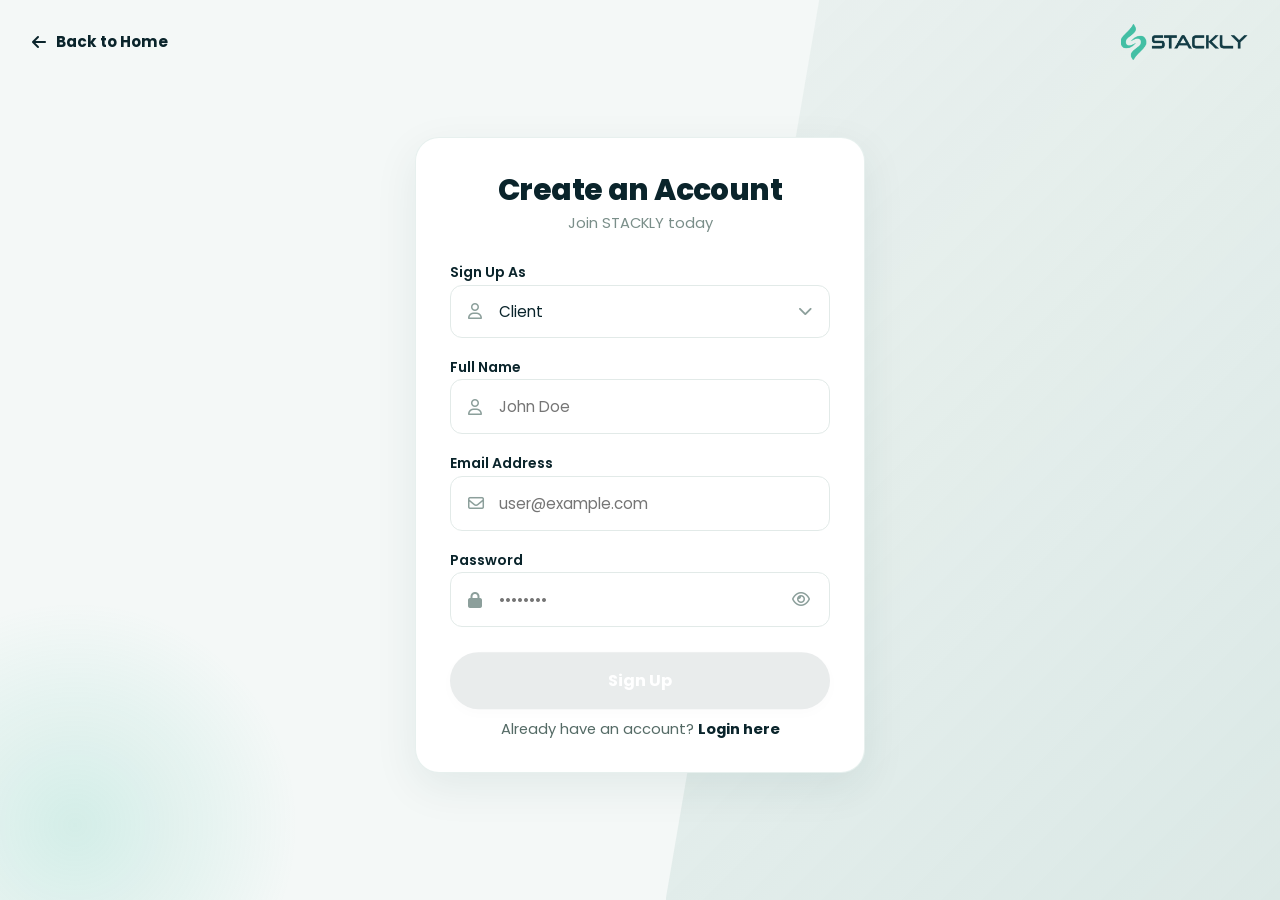
<file: Signup.html>
<!DOCTYPE html>
<html lang="en">
<head>
  <meta charset="UTF-8">
  <meta name="viewport" content="width=device-width, initial-scale=1.0">
  <title>Create an Account — STACKLY Healthcare</title>
  <meta name="description" content="Register your STACKLY Healthcare patient or administration account. Coordinate appointments, prescriptions, and digital records.">
  
  <!-- Google Fonts: Poppins -->
  <link rel="preconnect" href="https://fonts.googleapis.com">
  <link rel="preconnect" href="https://fonts.gstatic.com" crossorigin>
  <link href="https://fonts.googleapis.com/css2?family=Poppins:ital,wght@0,300;0,400;0,500;0,600;0,700;0,800;1,400&display=swap" rel="stylesheet">
  
  <!-- Font Awesome Icons -->
  <link rel="stylesheet" href="https://cdnjs.cloudflare.com/ajax/libs/font-awesome/6.5.1/css/all.min.css">
  
  <!-- Custom Stylesheets -->
  <link rel="stylesheet" href="css/style.css">
  <link rel="stylesheet" href="css/auth.css">
</head>
<body class="auth-body">

  <!-- Background visual elements matching screenshot -->
  <div class="auth-bg-shape"></div>
  <div class="auth-bg-glow"></div>

  <!-- Top bar with Back to Home & STACKLY Logo -->
  <header class="auth-header-bar">
    <a href="index.html" class="auth-back-link" id="auth-back-home">
      <i class="fa-solid fa-arrow-left"></i>
      <span>Back to Home</span>
    </a>

    <a href="index.html" class="auth-logo-link">
      <img src="Assets/Brand-logo.webp" alt="STACKLY Healthcare Logo" class="auth-brand-logo" width="160" height="38">
    </a>
  </header>

  <!-- Centered Signup Card -->
  <div class="auth-card-container">
    <div class="auth-card">
      <div class="auth-title-block">
        <h1 class="auth-title">Create an Account</h1>
        <p class="auth-subtitle">Join STACKLY today</p>
      </div>

      <!-- Feedback Success Banner -->
      <div class="auth-alert auth-alert-success" id="signup-alert-success">
        <i class="fa-solid fa-circle-check"></i>
        <span>Account created successfully! Redirecting to login...</span>
      </div>

      <form id="signup-form" novalidate>
        <!-- Sign Up As Dropdown -->
        <div class="auth-form-group">
          <label for="signup-role" class="auth-label">Sign Up As</label>
          <div class="auth-input-wrapper">
            <i class="fa-regular fa-user auth-input-icon"></i>
            <select id="signup-role" class="auth-select" required>
              <option value="Client" selected>Client</option>
              <option value="Admin">Admin</option>
            </select>
            <i class="fa-solid fa-chevron-down auth-select-arrow"></i>
          </div>
        </div>

        <!-- Full Name -->
        <div class="auth-form-group">
          <label for="signup-name" class="auth-label">Full Name</label>
          <div class="auth-input-wrapper">
            <i class="fa-regular fa-user auth-input-icon"></i>
            <input type="text" id="signup-name" class="auth-input" placeholder="John Doe" required>
          </div>
          <span class="auth-field-error">Please enter your full name</span>
        </div>

        <!-- Email Address -->
        <div class="auth-form-group">
          <label for="signup-email" class="auth-label">Email Address</label>
          <div class="auth-input-wrapper">
            <i class="fa-regular fa-envelope auth-input-icon"></i>
            <input type="email" id="signup-email" class="auth-input" placeholder="user@example.com" required>
          </div>
          <span class="auth-field-error">Please enter a valid email address</span>
        </div>

        <!-- Password -->
        <div class="auth-form-group">
          <label for="signup-password" class="auth-label">Password</label>
          <div class="auth-input-wrapper">
            <i class="fa-solid fa-lock auth-input-icon"></i>
            <input type="password" id="signup-password" class="auth-input" placeholder="••••••••" required>
            <button type="button" class="auth-password-toggle" aria-label="Toggle password visibility">
              <i class="fa-regular fa-eye"></i>
            </button>
          </div>
          <span class="auth-field-error">Password must be at least 6 characters</span>
        </div>

        <!-- Submit Button -->
        <button type="submit" class="auth-submit-btn" id="signup-submit-btn">
          Sign Up
        </button>

        <!-- Already Have Account Prompt -->
        <div class="auth-footer-prompt">
          Already have an account? 
          <a href="Login.html" class="auth-footer-link">Login here</a>
        </div>
      </form>
    </div>
  </div>

  <!-- GSAP from CDN -->
  <script src="https://cdnjs.cloudflare.com/ajax/libs/gsap/3.12.5/gsap.min.js"></script>
  <script src="js/auth.js"></script>
</body>
</html>
</file>
<file: css/style.css>
/* ==========================================================================
   STACKLY HEALTHCARE - CORE DESIGN SYSTEM & STYLESHEET
   Strict 3-Color Palette:
   --primary: #123C46 (Deep Teal)
   --bg-surface: #F4F8F7 (Medical Mist)
   --accent: #42BFA5 (Mint Teal)
   Typography: DM Serif Display & Poppins
   ========================================================================== */

:root {
  /* Exactly 3 Theme Colors */
  --primary: #123C46;
  --bg-surface: #F4F8F7;
  --accent: #42BFA5;

  /* Derived Tonal Tints & Shades of the 3 Colors */
  --primary-dark: #0A242B;
  --primary-light: #1D5461;
  --primary-muted: rgba(18, 60, 70, 0.72);
  --primary-soft: rgba(18, 60, 70, 0.08);
  --primary-border: rgba(18, 60, 70, 0.15);

  --surface-white: #FFFFFF;
  --surface-card: #FFFFFF;
  --surface-alt: #EBF3F1;
  --surface-border: #D8E6E3;

  --accent-hover: #36A790;
  --accent-dark: #2A8874;
  --accent-light: rgba(66, 191, 165, 0.12);
  --accent-glow: rgba(66, 191, 165, 0.28);

  /* Typography */
  --font-heading: 'DM Serif Display', Georgia, serif;
  --font-body: 'Poppins', -apple-system, BlinkMacSystemFont, 'Segoe UI', Roboto, sans-serif;

  /* Elevation & Shadows (using primary & accent tints) */
  --shadow-sm: 0 2px 8px rgba(18, 60, 70, 0.06);
  --shadow-md: 0 8px 24px rgba(18, 60, 70, 0.08);
  --shadow-lg: 0 16px 36px rgba(18, 60, 70, 0.12);
  --shadow-accent: 0 8px 25px rgba(66, 191, 165, 0.35);

  /* Radius */
  --radius-sm: 6px;
  --radius-md: 12px;
  --radius-lg: 20px;
  --radius-full: 9999px;

  /* Transitions */
  --transition: all 0.3s cubic-bezier(0.16, 1, 0.3, 1);
  --transition-fast: all 0.18s ease;

  /* Layout Container */
  --max-width: 1280px;
  --header-height: 84px;
}

/* Reset & Box Sizing */
*, *::before, *::after {
  box-sizing: border-box;
  margin: 0;
  padding: 0;
}

html {
  font-size: 16px;
  scroll-behavior: smooth;
  -webkit-text-size-adjust: 100%;
}

body {
  font-family: var(--font-body);
  background-color: var(--bg-surface);
  color: var(--primary);
  line-height: 1.6;
  overflow-x: hidden;
  width: 100%;
  position: relative;
  min-height: 100vh;
}

/* Headings */
h1, h2, h3, .serif-heading {
  font-family: var(--font-heading);
  font-weight: 400;
  color: var(--primary);
  line-height: 1.2;
  letter-spacing: -0.01em;
}

h4, h5, h6 {
  font-family: var(--font-body);
  font-weight: 600;
  color: var(--primary);
}

p {
  color: var(--primary-muted);
  font-size: 1rem;
}

a {
  color: inherit;
  text-decoration: none;
  transition: var(--transition-fast);
}

img {
  max-width: 100%;
  height: auto;
  display: block;
}

ul {
  list-style: none;
}

button, input, select, textarea {
  font-family: var(--font-body);
  font-size: 1rem;
}

/* Containers */
.container {
  width: 100%;
  max-width: var(--max-width);
  margin-left: auto;
  margin-right: auto;
  padding-left: 24px;
  padding-right: 24px;
}

.section-padding {
  padding-top: 96px;
  padding-bottom: 96px;
}

.section-header {
  text-align: center;
  max-width: 720px;
  margin: 0 auto 56px auto;
}

.section-header.left-aligned {
  text-align: left;
  margin-left: 0;
}

.badge-tag {
  display: inline-flex;
  align-items: center;
  gap: 8px;
  padding: 6px 16px;
  background-color: var(--accent-light);
  color: var(--primary);
  border: 1px solid rgba(66, 191, 165, 0.3);
  border-radius: var(--radius-full);
  font-size: 0.85rem;
  font-weight: 600;
  text-transform: uppercase;
  letter-spacing: 0.05em;
  margin-bottom: 16px;
}

.badge-tag i {
  color: var(--accent);
}

.section-title {
  font-size: clamp(2rem, 3.8vw, 3rem);
  margin-bottom: 18px;
  color: var(--primary);
}

.section-subtitle {
  font-size: 1.1rem;
  color: var(--primary-muted);
}

/* Buttons */
.btn {
  display: inline-flex;
  align-items: center;
  justify-content: center;
  gap: 10px;
  padding: 14px 28px;
  border-radius: var(--radius-full);
  font-weight: 600;
  font-size: 0.95rem;
  cursor: pointer;
  border: 1px solid transparent;
  transition: var(--transition);
  text-decoration: none;
  line-height: 1.2;
}

.btn-primary {
  background-color: var(--accent);
  color: var(--primary-dark);
  box-shadow: var(--shadow-accent);
}

.btn-primary:hover {
  background-color: var(--accent-hover);
  transform: translateY(-2px);
  box-shadow: 0 10px 28px rgba(66, 191, 165, 0.45);
}

.btn-outline {
  background-color: transparent;
  color: var(--primary);
  border-color: var(--primary);
}

.btn-outline:hover {
  background-color: var(--primary);
  color: var(--bg-surface);
  transform: translateY(-2px);
}

.btn-outline-accent {
  background-color: transparent;
  color: var(--accent-dark);
  border-color: var(--accent);
}

.btn-outline-accent:hover {
  background-color: var(--accent);
  color: var(--primary);
}

.btn-dark {
  background-color: var(--primary);
  color: var(--bg-surface);
}

.btn-dark:hover {
  background-color: var(--primary-dark);
  transform: translateY(-2px);
  box-shadow: var(--shadow-md);
}

.btn-sm {
  padding: 9px 18px;
  font-size: 0.88rem;
}

.btn-lg {
  padding: 16px 36px;
  font-size: 1.05rem;
}

/* ==========================================================================
   NAVBAR COMPONENT
   ========================================================================== */
.site-header {
  position: sticky;
  top: 0;
  width: 100%;
  height: var(--header-height);
  background-color: rgba(244, 248, 247, 0.96);
  backdrop-filter: blur(12px);
  -webkit-backdrop-filter: blur(12px);
  border-bottom: 1px solid var(--surface-border);
  z-index: 1000;
  transition: var(--transition);
}

.site-header.scrolled {
  background-color: rgba(244, 248, 247, 0.98);
  box-shadow: var(--shadow-sm);
  height: 74px;
}

.nav-container {
  display: flex;
  align-items: center;
  justify-content: space-between;
  height: 100%;
  max-width: var(--max-width);
  margin: 0 auto;
  padding: 0 24px;
}

/* Brand Logo */
.brand-link {
  display: flex;
  align-items: center;
  gap: 12px;
  z-index: 1002;
}

.brand-logo-img {
  height: 38px;
  width: auto;
  object-fit: contain;
}

/* Center Nav Links */
.nav-menu {
  display: flex;
  align-items: center;
  gap: 36px;
}

.nav-link {
  font-weight: 500;
  font-size: 0.95rem;
  color: var(--primary);
  position: relative;
  padding: 8px 0;
}

.nav-link::after {
  content: '';
  position: absolute;
  bottom: 0;
  left: 0;
  width: 0%;
  height: 2px;
  background-color: var(--accent);
  transition: var(--transition);
  border-radius: var(--radius-full);
}

.nav-link:hover, .nav-link.active {
  color: var(--accent-dark);
}

.nav-link:hover::after, .nav-link.active::after {
  width: 100%;
}

/* Right Nav Action */
.nav-actions {
  display: flex;
  align-items: center;
  gap: 16px;
  z-index: 1002;
}

.nav-login-btn {
  padding: 10px 24px;
  background-color: var(--primary);
  color: var(--bg-surface);
  border-radius: var(--radius-full);
  font-weight: 600;
  font-size: 0.9rem;
  display: inline-flex;
  align-items: center;
  gap: 8px;
  transition: var(--transition);
  border: 1px solid var(--primary);
}

.nav-login-btn:hover {
  background-color: var(--accent);
  border-color: var(--accent);
  color: var(--primary-dark);
  transform: translateY(-2px);
  box-shadow: var(--shadow-accent);
}

/* Hamburger Button */
.mobile-nav-toggle {
  display: none;
  background: transparent;
  border: none;
  cursor: pointer;
  color: var(--primary);
  font-size: 1.5rem;
  padding: 6px;
  z-index: 1002;
}

/* Mobile Nav Overlay */
.mobile-nav-overlay {
  position: fixed;
  top: 0;
  left: 0;
  width: 100%;
  height: 100vh;
  background-color: var(--bg-surface);
  display: flex;
  flex-direction: column;
  justify-content: center;
  align-items: center;
  gap: 24px;
  opacity: 0;
  pointer-events: none;
  transform: translateY(-20px);
  transition: var(--transition);
  z-index: 1001;
  padding: 30px;
}

.mobile-nav-overlay.open {
  opacity: 1;
  pointer-events: auto;
  transform: translateY(0);
}

.mobile-nav-overlay .nav-link {
  font-size: 1.35rem;
  font-family: var(--font-heading);
}

.mobile-nav-overlay .nav-login-btn {
  margin-top: 16px;
  font-size: 1.1rem;
  padding: 14px 36px;
}

/* ==========================================================================
   SHARED FOOTER COMPONENT
   ========================================================================== */
.site-footer {
  background-color: var(--primary);
  color: var(--bg-surface);
  padding: 84px 0 36px 0;
  border-top: 1px solid rgba(244, 248, 247, 0.1);
  position: relative;
  overflow: hidden;
}

.site-footer::before {
  content: '';
  position: absolute;
  top: -120px;
  right: -120px;
  width: 320px;
  height: 320px;
  background: radial-gradient(circle, rgba(66, 191, 165, 0.12) 0%, transparent 70%);
  pointer-events: none;
}

.footer-top {
  display: grid;
  grid-template-columns: 1.4fr 1fr 1fr 1fr;
  gap: 48px;
  margin-bottom: 60px;
}

.footer-brand {
  display: flex;
  flex-direction: column;
  gap: 18px;
}

.footer-logo-link {
  display: inline-block;
  background: transparent;
  padding: 0;
  border-radius: 0;
  width: fit-content;
  transition: opacity var(--transition-fast), transform var(--transition-fast);
}

.footer-logo-link:hover {
  opacity: 0.9;
  transform: translateY(-2px);
}

.footer-logo-img {
  height: 38px;
  width: auto;
  display: block;
}

.footer-desc {
  color: rgba(244, 248, 247, 0.78);
  font-size: 0.95rem;
  line-height: 1.7;
  max-width: 320px;
}

.footer-heading {
  font-family: var(--font-body);
  font-size: 1.1rem;
  font-weight: 600;
  color: var(--bg-surface);
  margin-bottom: 22px;
  position: relative;
  padding-bottom: 10px;
}

.footer-heading::after {
  content: '';
  position: absolute;
  bottom: 0;
  left: 0;
  width: 28px;
  height: 2px;
  background-color: var(--accent);
  border-radius: var(--radius-full);
}

.footer-links-list {
  display: flex;
  flex-direction: column;
  gap: 12px;
}

.footer-links-list a {
  color: rgba(244, 248, 247, 0.78);
  font-size: 0.93rem;
  display: inline-flex;
  align-items: center;
  gap: 8px;
  transition: var(--transition-fast);
}

.footer-links-list a:hover {
  color: var(--accent);
  transform: translateX(4px);
}

/* Social media icons */
.footer-socials {
  display: flex;
  align-items: center;
  gap: 12px;
  margin-top: 12px;
}

.social-icon-btn {
  display: inline-flex;
  align-items: center;
  justify-content: center;
  width: 40px;
  height: 40px;
  border-radius: var(--radius-full);
  background-color: rgba(244, 248, 247, 0.08);
  color: var(--bg-surface);
  font-size: 1rem;
  border: 1px solid rgba(244, 248, 247, 0.15);
  transition: var(--transition);
}

.social-icon-btn:hover {
  background-color: var(--accent);
  color: var(--primary-dark);
  transform: translateY(-3px);
  box-shadow: 0 4px 14px rgba(66, 191, 165, 0.4);
}

.footer-bottom {
  padding-top: 32px;
  border-top: 1px solid rgba(244, 248, 247, 0.12);
  display: flex;
  align-items: center;
  justify-content: space-between;
  flex-wrap: wrap;
  gap: 16px;
  font-size: 0.88rem;
  color: rgba(244, 248, 247, 0.65);
}

.footer-legal-links {
  display: flex;
  gap: 24px;
}

.footer-legal-links a {
  color: rgba(244, 248, 247, 0.65);
}

.footer-legal-links a:hover {
  color: var(--accent);
}

/* ==========================================================================
   COMMON HERO FOR INNER PAGES
   ========================================================================== */
.inner-hero {
  position: relative;
  background-color: var(--primary);
  color: var(--bg-surface);
  padding: 100px 0 90px 0;
  overflow: hidden;
  text-align: center;
}

.inner-hero-bg {
  position: absolute;
  top: 0;
  left: 0;
  width: 100%;
  height: 100%;
  object-fit: cover;
  opacity: 0.22;
  filter: saturate(1.2);
  transform: scale(1.05);
  transition: transform 6s ease-out;
}

.inner-hero:hover .inner-hero-bg {
  transform: scale(1.1);
}

.inner-hero-overlay {
  position: absolute;
  inset: 0;
  background: linear-gradient(180deg, rgba(18, 60, 70, 0.88) 0%, rgba(18, 60, 70, 0.96) 100%);
}

.inner-hero-content {
  position: relative;
  z-index: 2;
  max-width: 820px;
  margin: 0 auto;
}

.inner-hero-title {
  font-size: clamp(2.4rem, 5vw, 3.8rem);
  color: var(--bg-surface);
  margin-bottom: 20px;
}

.inner-hero-desc {
  font-size: 1.15rem;
  color: rgba(244, 248, 247, 0.85);
  max-width: 680px;
  margin: 0 auto 30px auto;
}

.breadcrumbs {
  display: inline-flex;
  align-items: center;
  gap: 10px;
  padding: 8px 20px;
  background-color: rgba(244, 248, 247, 0.1);
  border: 1px solid rgba(244, 248, 247, 0.18);
  border-radius: var(--radius-full);
  font-size: 0.88rem;
  color: rgba(244, 248, 247, 0.8);
}

.breadcrumbs a {
  color: var(--accent);
}

.breadcrumbs i {
  font-size: 0.7rem;
  opacity: 0.6;
}

/* ==========================================================================
   CARDS & GRID UTILITIES
   ========================================================================== */
.grid-3 {
  display: grid;
  grid-template-columns: repeat(3, 1fr);
  gap: 32px;
}

.grid-2 {
  display: grid;
  grid-template-columns: repeat(2, 1fr);
  gap: 36px;
}

.grid-4 {
  display: grid;
  grid-template-columns: repeat(4, 1fr);
  gap: 28px;
}

.card {
  background-color: var(--surface-card);
  border-radius: var(--radius-lg);
  border: 1px solid var(--surface-border);
  padding: 36px 30px;
  box-shadow: var(--shadow-sm);
  transition: var(--transition);
  position: relative;
  overflow: hidden;
}

.card:hover {
  transform: translateY(-6px);
  box-shadow: var(--shadow-lg);
  border-color: var(--accent);
}

.card-icon {
  width: 64px;
  height: 64px;
  border-radius: var(--radius-md);
  background-color: var(--accent-light);
  color: var(--primary);
  display: inline-flex;
  align-items: center;
  justify-content: center;
  font-size: 1.7rem;
  margin-bottom: 24px;
  transition: var(--transition);
}

.card:hover .card-icon {
  background-color: var(--accent);
  color: var(--primary-dark);
  transform: scale(1.08) rotate(3deg);
}

/* Accordion Component for FAQs */
.faq-accordion {
  display: flex;
  flex-direction: column;
  gap: 16px;
  max-width: 860px;
  margin: 0 auto;
}

.faq-item {
  background-color: var(--surface-card);
  border-radius: var(--radius-md);
  border: 1px solid var(--surface-border);
  overflow: hidden;
  transition: var(--transition-fast);
}

.faq-question {
  width: 100%;
  text-align: left;
  background: transparent;
  border: none;
  padding: 22px 28px;
  font-weight: 600;
  font-size: 1.05rem;
  color: var(--primary);
  display: flex;
  align-items: center;
  justify-content: space-between;
  cursor: pointer;
  gap: 16px;
}

.faq-question i {
  color: var(--accent-dark);
  font-size: 1.1rem;
  transition: transform 0.3s ease;
}

.faq-item.active .faq-question i {
  transform: rotate(180deg);
}

.faq-answer {
  max-height: 0;
  overflow: hidden;
  transition: max-height 0.35s cubic-bezier(0, 1, 0, 1);
  padding: 0 28px;
}

.faq-item.active .faq-answer {
  max-height: 400px;
  padding: 0 28px 24px 28px;
  transition: max-height 0.4s ease-in;
}

.faq-answer p {
  color: var(--primary-muted);
  font-size: 0.98rem;
  line-height: 1.7;
}

/* Counter card */
.counter-box {
  background: var(--surface-card);
  padding: 36px 28px;
  border-radius: var(--radius-lg);
  border: 1px solid var(--surface-border);
  text-align: center;
  box-shadow: var(--shadow-sm);
  transition: var(--transition);
}

.counter-box:hover {
  transform: translateY(-4px);
  border-color: var(--accent);
  box-shadow: var(--shadow-md);
}

.counter-number {
  font-family: var(--font-heading);
  font-size: 3.2rem;
  color: var(--primary);
  line-height: 1;
  margin-bottom: 8px;
}

.counter-label {
  font-weight: 600;
  font-size: 1rem;
  color: var(--primary);
  margin-bottom: 6px;
}

.counter-sub {
  font-size: 0.8rem;
  color: var(--primary-muted);
  text-transform: uppercase;
  letter-spacing: 0.05em;
}

/* Toast Notifications */
.toast-notice {
  position: fixed;
  bottom: 28px;
  right: 28px;
  background-color: var(--primary);
  color: var(--bg-surface);
  padding: 16px 24px;
  border-radius: var(--radius-md);
  border-left: 5px solid var(--accent);
  box-shadow: var(--shadow-lg);
  z-index: 9999;
  display: flex;
  align-items: center;
  gap: 14px;
  transform: translateY(100px);
  opacity: 0;
  pointer-events: none;
  transition: var(--transition);
}

.toast-notice.show {
  transform: translateY(0);
  opacity: 1;
  pointer-events: auto;
}

/* ==========================================================================
   RESPONSIVE MEDIA QUERIES (375px, 390px, 414px, 768px, 1024px, 1280px, 1440px, 1920px)
   Strictly Mobile Responsive & Zero Horizontal Overflow
   ========================================================================== */

@media (max-width: 1024px) {
  .footer-top {
    grid-template-columns: 1fr 1fr;
    gap: 40px;
  }
  .grid-3 {
    grid-template-columns: repeat(2, 1fr);
  }
  .grid-4 {
    grid-template-columns: repeat(2, 1fr);
  }
}

@media (max-width: 768px) {
  :root {
    --header-height: 72px;
  }
  .section-padding {
    padding-top: 64px;
    padding-bottom: 64px;
  }
  .nav-menu, .nav-actions {
    display: none;
  }
  .mobile-nav-toggle {
    display: block;
  }
  .grid-3, .grid-2, .grid-4 {
    grid-template-columns: 1fr;
    gap: 24px;
  }
  .footer-top {
    grid-template-columns: 1fr;
    text-align: center;
    gap: 36px;
  }
  .footer-brand {
    align-items: center;
  }
  .footer-desc {
    max-width: 100%;
  }
  .footer-heading::after {
    left: 50%;
    transform: translateX(-50%);
  }
  .footer-links-list {
    align-items: center;
  }
  .footer-socials {
    justify-content: center;
  }
  .footer-bottom {
    flex-direction: column;
    text-align: center;
    gap: 14px;
  }
  .footer-legal-links {
    justify-content: center;
  }
}

@media (max-width: 414px) {
  .container {
    padding-left: 18px;
    padding-right: 18px;
  }
  .btn {
    padding: 12px 22px;
    font-size: 0.9rem;
    width: 100%;
  }
  .section-title {
    font-size: 1.85rem;
  }
  .card {
    padding: 26px 20px;
  }
}

@media (max-width: 390px) {
  .section-title {
    font-size: 1.75rem;
  }
}

@media (max-width: 375px) {
  .container {
    padding-left: 14px;
    padding-right: 14px;
  }
  .section-title {
    font-size: 1.65rem;
  }
}
</file>
<file: css/dashboard.css>
/* ==========================================================================
   STACKLY HEALTHCARE - DASHBOARD STYLES (css/dashboard.css)
   Styles for AdminDashboard, ClientDashboard, and DoctorDashboard
   ========================================================================== */

.dashboard-layout {
  display: flex;
  min-height: 100vh;
  background-color: #F4F8F7;
  color: #123C46;
  position: relative;
  overflow-x: hidden;
  font-family: var(--font-body);
}

/* --------------------------------------------------------------------------
   DARK SIDEBAR
   -------------------------------------------------------------------------- */
.dashboard-sidebar {
  width: 270px;
  background-color: #123C46;
  color: #F4F8F7;
  display: flex;
  flex-direction: column;
  flex-shrink: 0;
  position: fixed;
  top: 0;
  bottom: 0;
  left: 0;
  z-index: 100;
  transition: transform 0.3s cubic-bezier(0.16, 1, 0.3, 1);
  border-right: 1px solid rgba(244, 248, 247, 0.1);
  overflow-y: auto;
  scrollbar-width: none !important; /* Firefox */
  -ms-overflow-style: none !important; /* IE and Edge */
}

.dashboard-sidebar::-webkit-scrollbar,
.sidebar-nav::-webkit-scrollbar {
  display: none !important;
  width: 0 !important;
  height: 0 !important;
}

.sidebar-header {
  padding: 18px 18px;
  display: flex;
  align-items: center;
  justify-content: space-between;
  border-bottom: 1px solid rgba(244, 248, 247, 0.1);
}

.sidebar-brand-link {
  display: flex;
  align-items: center;
  gap: 12px;
  text-decoration: none;
}

.sidebar-logo {
  height: 32px;
  background: transparent;
  padding: 0;
  border-radius: 0;
  display: block;
}

.sidebar-role-badge {
  font-size: 0.72rem;
  font-weight: 700;
  text-transform: uppercase;
  background: rgba(66, 191, 165, 0.2);
  color: #42BFA5;
  border: 1px solid rgba(66, 191, 165, 0.4);
  padding: 3px 8px;
  border-radius: 4px;
}

.sidebar-close-btn {
  display: none;
  background: transparent;
  border: none;
  color: #F4F8F7;
  font-size: 1.2rem;
  cursor: pointer;
}

.sidebar-nav {
  padding: 14px 12px;
  display: flex;
  flex-direction: column;
  gap: 4px;
  flex-grow: 1;
  overflow-y: auto;
  scrollbar-width: none !important;
  -ms-overflow-style: none !important;
}

.sidebar-nav-item {
  display: flex;
  align-items: center;
  gap: 12px;
  padding: 10px 14px;
  color: rgba(244, 248, 247, 0.8);
  border-radius: 8px;
  font-weight: 500;
  font-size: 0.92rem;
  text-decoration: none;
  cursor: pointer;
  transition: all 0.2s ease;
  border: 1px solid transparent;
}

.sidebar-nav-item i {
  font-size: 1.05rem;
  width: 20px;
  color: rgba(244, 248, 247, 0.6);
  transition: color 0.2s ease;
}

.sidebar-nav-item:hover {
  background: rgba(244, 248, 247, 0.08);
  color: #FFFFFF;
}

.sidebar-nav-item:hover i {
  color: #42BFA5;
}

.sidebar-nav-item.active {
  background: rgba(66, 191, 165, 0.16);
  color: #FFFFFF;
  font-weight: 600;
  border-color: rgba(66, 191, 165, 0.35);
}

.sidebar-nav-item.active i {
  color: #42BFA5;
}

.sidebar-footer {
  padding: 14px 14px;
  border-top: 1px solid rgba(244, 248, 247, 0.1);
  display: flex;
  flex-direction: column;
  gap: 10px;
}

.sidebar-user-block {
  display: flex;
  align-items: center;
  gap: 12px;
}

.sidebar-user-avatar {
  width: 40px;
  height: 40px;
  border-radius: 50%;
  background: #42BFA5;
  color: #0A242B;
  font-weight: 700;
  display: flex;
  align-items: center;
  justify-content: center;
  font-size: 1rem;
}

.sidebar-user-details {
  line-height: 1.2;
}

.sidebar-user-name {
  font-size: 0.92rem;
  font-weight: 600;
  color: #FFFFFF;
}

.sidebar-user-email {
  font-size: 0.76rem;
  color: rgba(244, 248, 247, 0.6);
}

.sidebar-logout-btn {
  display: flex;
  align-items: center;
  gap: 10px;
  padding: 10px 14px;
  color: #FF8A80;
  background: rgba(255, 138, 128, 0.08);
  border: 1px solid rgba(255, 138, 128, 0.2);
  border-radius: 8px;
  font-size: 0.88rem;
  font-weight: 600;
  text-decoration: none;
  cursor: pointer;
  transition: all 0.2s ease;
}

.sidebar-logout-btn:hover {
  background: rgba(255, 138, 128, 0.18);
  color: #FF5252;
}

/* --------------------------------------------------------------------------
   DASHBOARD MAIN CONTENT
   -------------------------------------------------------------------------- */
.dashboard-main {
  margin-left: 270px;
  flex-grow: 1;
  min-height: 100vh;
  display: flex;
  flex-direction: column;
  background-color: #F4F8F7;
  width: calc(100% - 270px);
}

.dashboard-topbar {
  height: 74px;
  background: #FFFFFF;
  border-bottom: 1px solid #E2EAE8;
  display: flex;
  align-items: center;
  justify-content: space-between;
  padding: 0 32px;
  position: sticky;
  top: 0;
  z-index: 50;
}

.topbar-left {
  display: flex;
  align-items: center;
  gap: 18px;
}

.mobile-sidebar-toggle {
  display: none;
  background: transparent;
  border: none;
  color: #123C46;
  font-size: 1.4rem;
  cursor: pointer;
}

.topbar-title-wrap h1 {
  font-family: var(--font-heading);
  font-size: 1.65rem;
  color: #123C46;
  margin: 0;
  line-height: 1.2;
}

.topbar-right {
  display: flex;
  align-items: center;
  gap: 16px;
}

.dashboard-btn-icon {
  width: 40px;
  height: 40px;
  border-radius: 50%;
  background: #F4F8F7;
  border: 1px solid #D8E6E3;
  color: #123C46;
  display: flex;
  align-items: center;
  justify-content: center;
  font-size: 1rem;
  cursor: pointer;
  transition: all 0.2s ease;
  position: relative;
}

.dashboard-btn-icon:hover {
  background: #42BFA5;
  color: #0A242B;
  border-color: #42BFA5;
}

.btn-icon-badge {
  position: absolute;
  top: 2px;
  right: 2px;
  width: 9px;
  height: 9px;
  border-radius: 50%;
  background: #E53935;
  border: 2px solid #FFFFFF;
}

.refresh-btn {
  display: inline-flex;
  align-items: center;
  gap: 8px;
  padding: 9px 16px;
  background: #F4F8F7;
  border: 1px solid #D8E6E3;
  border-radius: var(--radius-full);
  color: #123C46;
  font-size: 0.88rem;
  font-weight: 600;
  cursor: pointer;
  transition: all 0.2s ease;
}

.refresh-btn:hover {
  background: #E2EAE8;
}

.refresh-btn.spinning i {
  animation: spin 0.8s linear infinite;
}

@keyframes spin {
  100% { transform: rotate(360deg); }
}

.dashboard-content-area {
  padding: 32px;
  flex-grow: 1;
}

/* --------------------------------------------------------------------------
   KPI METRIC CARDS
   Total Patients (1,284), Today's Appointments (48), Available Doctors (26), Pending Requests (12)
   -------------------------------------------------------------------------- */
.kpi-grid {
  display: grid;
  grid-template-columns: repeat(4, 1fr);
  gap: 24px;
  margin-bottom: 32px;
}

.kpi-card {
  background: #FFFFFF;
  border: 1px solid #E2EAE8;
  border-radius: 16px;
  padding: 24px;
  box-shadow: 0 4px 16px rgba(18, 60, 70, 0.04);
  display: flex;
  align-items: flex-start;
  justify-content: space-between;
  transition: transform 0.2s ease, box-shadow 0.2s ease;
}

.kpi-card:hover {
  transform: translateY(-3px);
  box-shadow: 0 8px 24px rgba(18, 60, 70, 0.08);
  border-color: #42BFA5;
}

.kpi-info {
  display: flex;
  flex-direction: column;
}

.kpi-title {
  font-size: 0.86rem;
  font-weight: 600;
  color: rgba(18, 60, 70, 0.7);
  margin-bottom: 8px;
}

.kpi-value {
  font-family: var(--font-heading);
  font-size: 2.3rem;
  color: #123C46;
  line-height: 1;
  margin-bottom: 8px;
}

.kpi-badge {
  display: inline-flex;
  align-items: center;
  gap: 6px;
  font-size: 0.75rem;
  font-weight: 600;
  color: #42BFA5;
  background: rgba(66, 191, 165, 0.12);
  padding: 3px 8px;
  border-radius: 4px;
  width: fit-content;
}

.kpi-demo-notice {
  font-size: 0.72rem;
  color: rgba(18, 60, 70, 0.5);
  font-style: italic;
  margin-top: 4px;
}

.kpi-icon-box {
  width: 48px;
  height: 48px;
  border-radius: 12px;
  background: rgba(66, 191, 165, 0.12);
  color: #123C46;
  display: flex;
  align-items: center;
  justify-content: center;
  font-size: 1.3rem;
}

/* --------------------------------------------------------------------------
   DASHBOARD PANELS & TABLES
   -------------------------------------------------------------------------- */
.dashboard-grid-2 {
  display: grid;
  grid-template-columns: 1.6fr 1fr;
  gap: 28px;
  margin-bottom: 32px;
}

.panel-card {
  background: #FFFFFF;
  border: 1px solid #E2EAE8;
  border-radius: 16px;
  padding: 26px;
  box-shadow: 0 4px 16px rgba(18, 60, 70, 0.04);
}

.panel-header {
  display: flex;
  align-items: center;
  justify-content: space-between;
  margin-bottom: 20px;
  padding-bottom: 14px;
  border-bottom: 1px solid #F0F4F3;
}

.panel-title {
  font-size: 1.15rem;
  font-weight: 600;
  color: #123C46;
  display: flex;
  align-items: center;
  gap: 10px;
}

.panel-title i {
  color: #42BFA5;
}

/* Custom Table */
.data-table-wrapper {
  overflow-x: auto;
}

.data-table {
  width: 100%;
  border-collapse: collapse;
  font-size: 0.9rem;
  text-align: left;
}

.data-table th {
  padding: 12px 14px;
  background: #F8FAF9;
  color: rgba(18, 60, 70, 0.7);
  font-weight: 600;
  border-bottom: 1px solid #E2EAE8;
  font-size: 0.8rem;
  text-transform: uppercase;
  letter-spacing: 0.04em;
}

.data-table td {
  padding: 14px;
  border-bottom: 1px solid #F0F4F3;
  color: #123C46;
}

.data-table tr:hover td {
  background: #F9FBFA;
}

.status-pill {
  display: inline-flex;
  align-items: center;
  padding: 4px 10px;
  border-radius: var(--radius-full);
  font-size: 0.78rem;
  font-weight: 600;
}

.status-confirmed {
  background: rgba(66, 191, 165, 0.15);
  color: #1B7864;
}

.status-pending {
  background: #FFF3E0;
  color: #E65100;
}

.status-completed {
  background: #E8EAF6;
  color: #283593;
}

.status-cancelled {
  background: #FFEBEE;
  color: #C62828;
}

/* Department Utilization progress */
.utilization-list {
  display: flex;
  flex-direction: column;
  gap: 18px;
}

.util-item {
  display: flex;
  flex-direction: column;
  gap: 6px;
}

.util-label-row {
  display: flex;
  justify-content: space-between;
  font-size: 0.88rem;
  font-weight: 500;
}

.util-bar-bg {
  width: 100%;
  height: 8px;
  background: #EBF3F1;
  border-radius: 4px;
  overflow: hidden;
}

.util-bar-fill {
  height: 100%;
  background: linear-gradient(90deg, #123C46, #42BFA5);
  border-radius: 4px;
  transition: width 1s ease;
}

/* SVG Chart */
.chart-container {
  width: 100%;
  height: 220px;
  position: relative;
  display: flex;
  align-items: flex-end;
  gap: 14px;
  padding-top: 20px;
}

.chart-bar-group {
  flex: 1;
  display: flex;
  flex-direction: column;
  align-items: center;
  height: 100%;
  justify-content: flex-end;
  gap: 8px;
}

.chart-bar {
  width: 70%;
  max-width: 38px;
  background: #123C46;
  border-radius: 6px 6px 0 0;
  transition: height 0.8s ease, background 0.2s ease;
  position: relative;
}

.chart-bar:hover {
  background: #42BFA5;
}

.chart-bar-val {
  position: absolute;
  top: -22px;
  left: 50%;
  transform: translateX(-50%);
  font-size: 0.75rem;
  font-weight: 600;
  color: #123C46;
}

/* Dashboard Form Controls */
.form-group {
  display: flex;
  flex-direction: column;
  gap: 8px;
  margin-bottom: 20px;
}

.form-label {
  font-weight: 600;
  font-size: 0.9rem;
  color: #123C46;
}

.form-input, .form-select, .form-textarea {
  width: 100%;
  padding: 13px 16px;
  border: 1px solid #D8E6E3;
  border-radius: 10px;
  background: #FFFFFF;
  color: #123C46;
  font-size: 0.95rem;
  transition: border-color 0.2s ease, box-shadow 0.2s ease;
  font-family: var(--font-body);
  box-sizing: border-box;
}

.form-input:focus, .form-select:focus, .form-textarea:focus {
  outline: none;
  border-color: #42BFA5;
  box-shadow: 0 0 0 3px rgba(66, 191, 165, 0.15);
}

/* Responsive Dashboard */
@media (max-width: 1280px) {
  .kpi-grid {
    grid-template-columns: repeat(2, 1fr);
  }
  .dashboard-grid-2 {
    grid-template-columns: 1fr;
  }
}

@media (max-width: 1024px) {
  .dashboard-sidebar {
    transform: translateX(-100%);
  }
  .dashboard-sidebar.open {
    transform: translateX(0);
    box-shadow: 0 0 40px rgba(0, 0, 0, 0.4);
  }
  .sidebar-close-btn {
    display: block;
  }
  .dashboard-main {
    margin-left: 0;
    width: 100%;
  }
  .mobile-sidebar-toggle {
    display: block;
  }
}

@media (max-width: 600px) {
  .dashboard-topbar {
    padding: 0 18px;
  }
  .dashboard-content-area {
    padding: 20px 14px;
  }
  .kpi-grid {
    grid-template-columns: 1fr;
  }
  .panel-card {
    padding: 18px 14px;
  }
  .topbar-title-wrap h1 {
    font-size: 1.3rem;
  }
}
</file>
<file: css/auth.css>
/* ==========================================================================
   STACKLY HEALTHCARE - AUTHENTICATION STYLES (css/auth.css)
   Pixel-accurate matching for Login.html and Signup.html
   ========================================================================== */

.auth-body {
  min-height: 100vh;
  width: 100%;
  background: #F4F8F7;
  position: relative;
  display: flex;
  flex-direction: column;
  justify-content: center;
  align-items: center;
  padding: 24px 18px;
  overflow-x: hidden;
  font-family: var(--font-body);
}

/* Background visual motif matching screenshot */
.auth-bg-shape {
  position: fixed;
  top: 0;
  right: 0;
  width: 48vw;
  height: 100vh;
  background: linear-gradient(135deg, rgba(230, 238, 236, 0.7) 0%, rgba(215, 230, 227, 0.85) 100%);
  clip-path: polygon(25% 0%, 100% 0%, 100% 100%, 0% 100%);
  z-index: 1;
  pointer-events: none;
}

.auth-bg-glow {
  position: fixed;
  bottom: -150px;
  left: -150px;
  width: 450px;
  height: 450px;
  background: radial-gradient(circle, rgba(66, 191, 165, 0.18) 0%, transparent 70%);
  border-radius: 50%;
  z-index: 1;
  pointer-events: none;
}

/* Top bar with Back to Home and Brand Logo */
.auth-header-bar {
  position: absolute;
  top: 24px;
  left: 32px;
  right: 32px;
  display: flex;
  align-items: center;
  justify-content: space-between;
  z-index: 10;
}

.auth-back-link {
  display: inline-flex;
  align-items: center;
  gap: 10px;
  font-weight: 700;
  font-size: 0.95rem;
  color: #0A242B;
  transition: transform 0.2s ease, color 0.2s ease;
  text-decoration: none;
}

.auth-back-link i {
  font-size: 1rem;
}

.auth-back-link:hover {
  color: var(--accent-dark);
  transform: translateX(-4px);
}

.auth-brand-logo {
  height: 36px;
  width: auto;
  object-fit: contain;
}

/* Auth Card Container */
.auth-card-container {
  position: relative;
  z-index: 5;
  width: 100%;
  max-width: 450px;
  margin: 30px auto 20px auto;
}

.auth-card {
  background: #FFFFFF;
  border-radius: 24px;
  padding: 34px 34px 30px 34px;
  box-shadow: 0 14px 44px rgba(18, 60, 70, 0.08);
  border: 1px solid rgba(216, 230, 227, 0.6);
  position: relative;
}

.auth-title-block {
  text-align: center;
  margin-bottom: 24px;
}

.auth-title {
  font-family: var(--font-body);
  font-weight: 800;
  font-size: 1.85rem;
  color: #0A242B;
  letter-spacing: -0.02em;
  margin-bottom: 4px;
}

.auth-subtitle {
  font-size: 0.92rem;
  color: #7A8E89;
  font-weight: 400;
}

/* Form Controls */
.auth-form-group {
  margin-bottom: 16px;
  position: relative;
}

.auth-label-row {
  display: flex;
  justify-content: space-between;
  align-items: center;
  margin-bottom: 8px;
}

.auth-label {
  font-weight: 600;
  font-size: 0.88rem;
  color: #0A242B;
}

.auth-forgot-link {
  font-size: 0.85rem;
  font-weight: 600;
  color: var(--accent-dark);
  transition: color 0.2s ease;
  text-decoration: none;
}

.auth-forgot-link:hover {
  color: #123C46;
  text-decoration: underline;
}

.auth-input-wrapper {
  position: relative;
  display: flex;
  align-items: center;
}

.auth-input-icon {
  position: absolute;
  left: 18px;
  color: #8C9F9B;
  font-size: 1rem;
  pointer-events: none;
}

.auth-input, .auth-select {
  width: 100%;
  padding: 15px 18px 15px 48px;
  background: #FFFFFF;
  border: 1.5px solid #E2EAE8;
  border-radius: 12px;
  font-size: 0.95rem;
  color: #0A242B;
  transition: all 0.2s ease;
  outline: none;
  font-family: var(--font-body);
}

.auth-select {
  appearance: none;
  -webkit-appearance: none;
  cursor: pointer;
}

.auth-select-arrow {
  position: absolute;
  right: 18px;
  color: #8C9F9B;
  font-size: 0.9rem;
  pointer-events: none;
}

.auth-password-toggle {
  position: absolute;
  right: 16px;
  background: transparent;
  border: none;
  color: #8C9F9B;
  cursor: pointer;
  padding: 4px;
  font-size: 1rem;
  transition: color 0.2s ease;
}

.auth-password-toggle:hover {
  color: #0A242B;
}

.auth-input:focus, .auth-select:focus {
  border-color: #0A242B;
  box-shadow: 0 0 0 3px rgba(18, 60, 70, 0.08);
}

.auth-field-error {
  color: #D32F2F;
  font-size: 0.78rem;
  font-weight: 500;
  margin-top: 5px;
  display: none;
}

.auth-form-group.has-error .auth-input,
.auth-form-group.has-error .auth-select {
  border-color: #D32F2F;
}

.auth-form-group.has-error .auth-field-error {
  display: block;
}

/* Submit Button */
.auth-submit-btn {
  width: 100%;
  padding: 16px;
  background: #0A242B;
  color: #FFFFFF;
  border: none;
  border-radius: var(--radius-full);
  font-weight: 700;
  font-size: 1rem;
  cursor: pointer;
  margin-top: 8px;
  margin-bottom: 18px;
  transition: background-color 0.2s ease, transform 0.2s ease, box-shadow 0.2s ease;
  box-shadow: 0 4px 14px rgba(10, 36, 43, 0.2);
  display: block;
  opacity: 1;
  visibility: visible;
}

.auth-submit-btn:hover {
  background: #123C46;
  transform: translateY(-2px);
  box-shadow: 0 8px 20px rgba(10, 36, 43, 0.3);
}

.auth-submit-btn:active {
  transform: translateY(0);
}

.auth-footer-prompt {
  text-align: center;
  font-size: 0.92rem;
  color: #556B66;
}

.auth-footer-link {
  font-weight: 700;
  color: #0A242B;
  text-decoration: none;
  transition: color 0.2s ease;
}

.auth-footer-link:hover {
  color: var(--accent-dark);
  text-decoration: underline;
}

/* Feedback banners */
.auth-alert {
  padding: 12px 16px;
  border-radius: 8px;
  font-size: 0.88rem;
  margin-bottom: 18px;
  display: none;
  align-items: center;
  gap: 10px;
}

.auth-alert-error {
  background: #FFEBEE;
  color: #C62828;
  border: 1px solid #FFCDD2;
}

.auth-alert-success {
  background: #E8F8F5;
  color: #0E6251;
  border: 1px solid #A2D9CE;
}

/* Responsive adjustments */
@media (max-width: 600px) {
  .auth-header-bar {
    top: 20px;
    left: 20px;
    right: 20px;
  }
  .auth-card {
    padding: 34px 24px;
    border-radius: 20px;
  }
  .auth-title {
    font-size: 1.7rem;
  }
  .auth-card-container {
    margin-top: 70px;
  }
}
</file>
